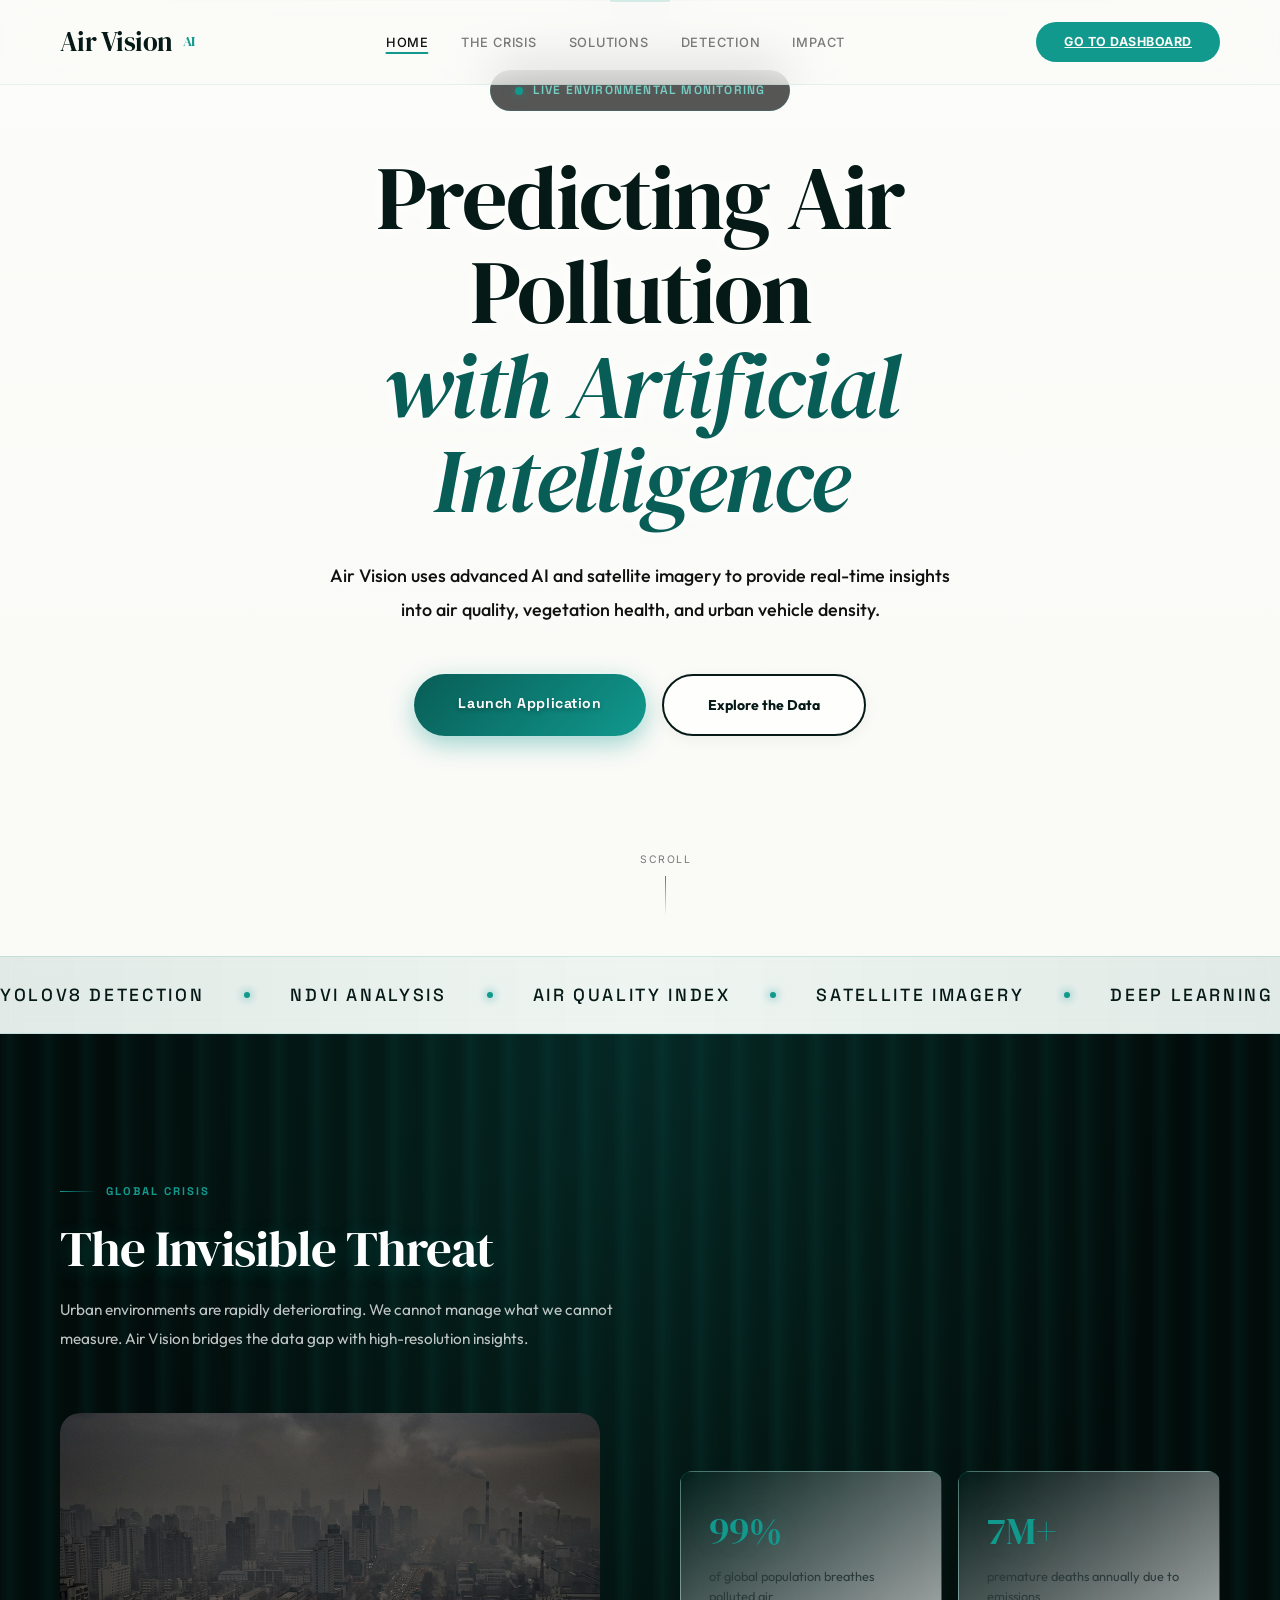
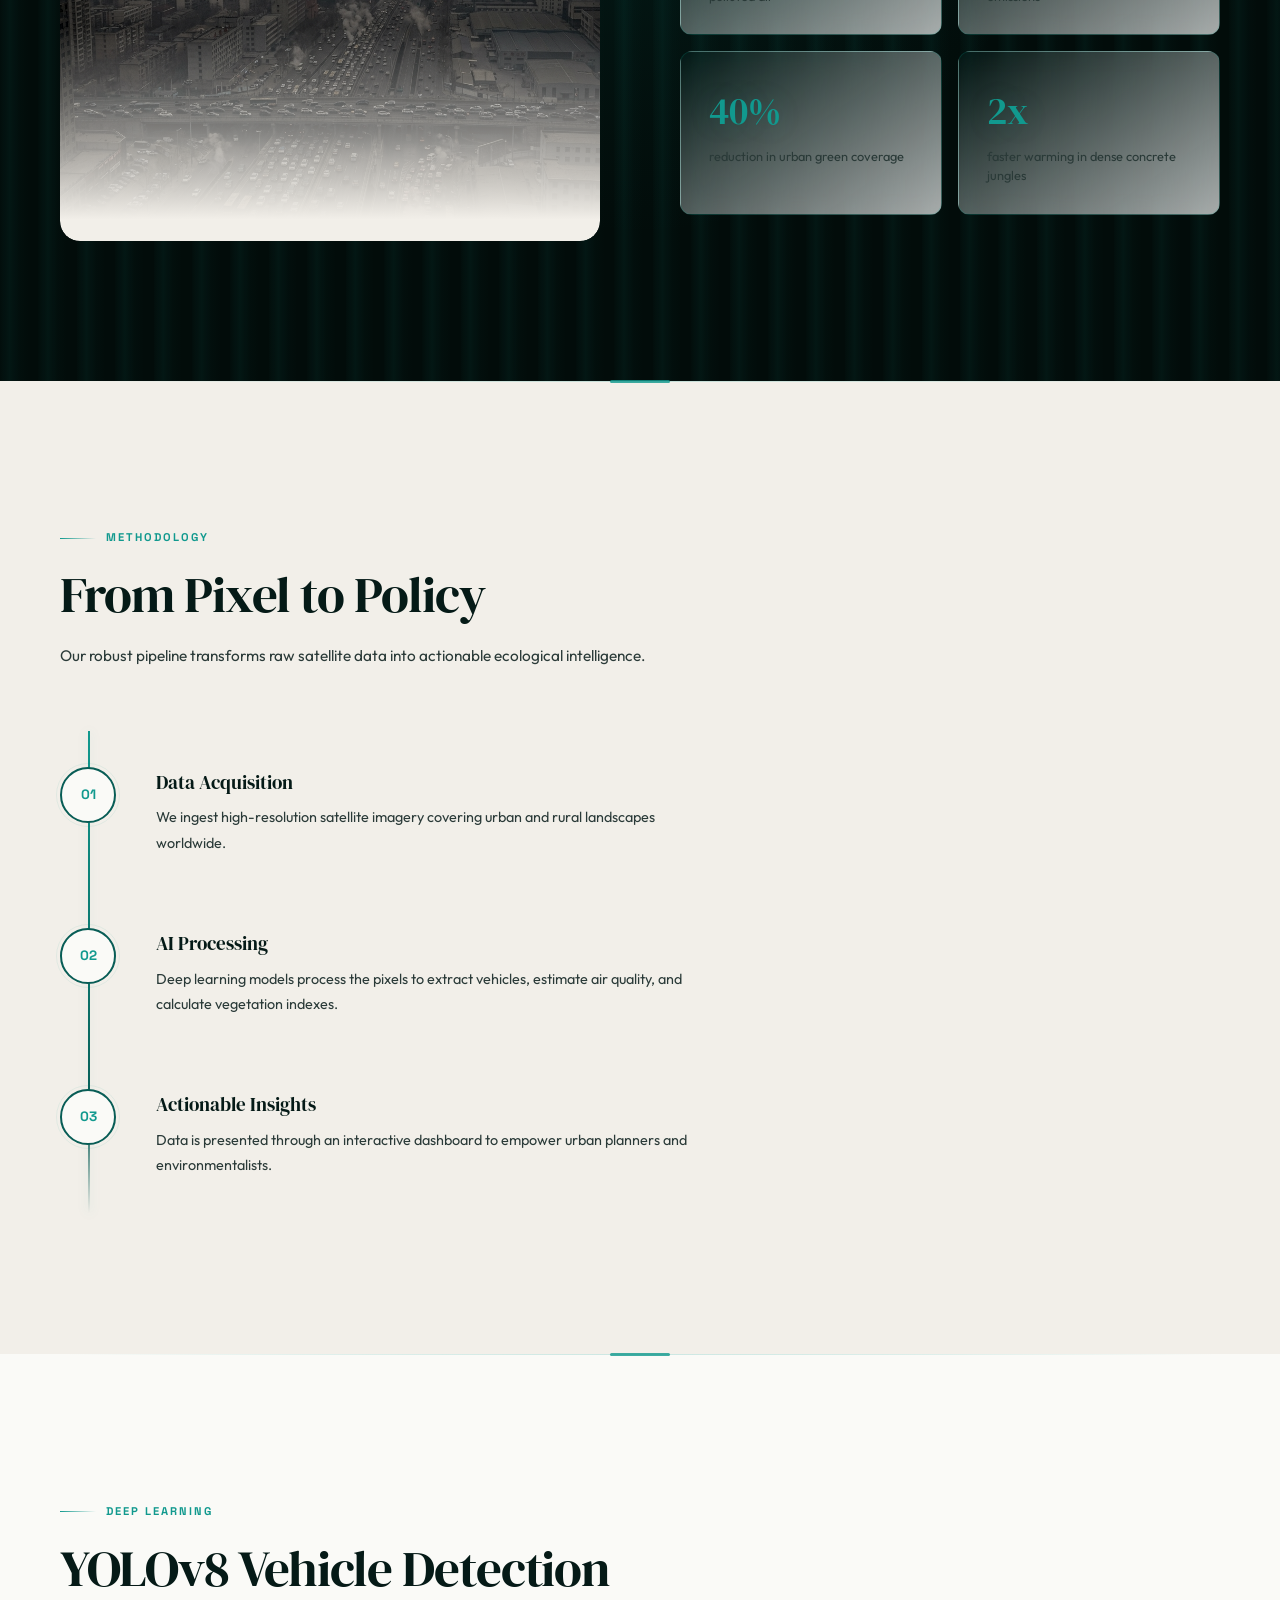
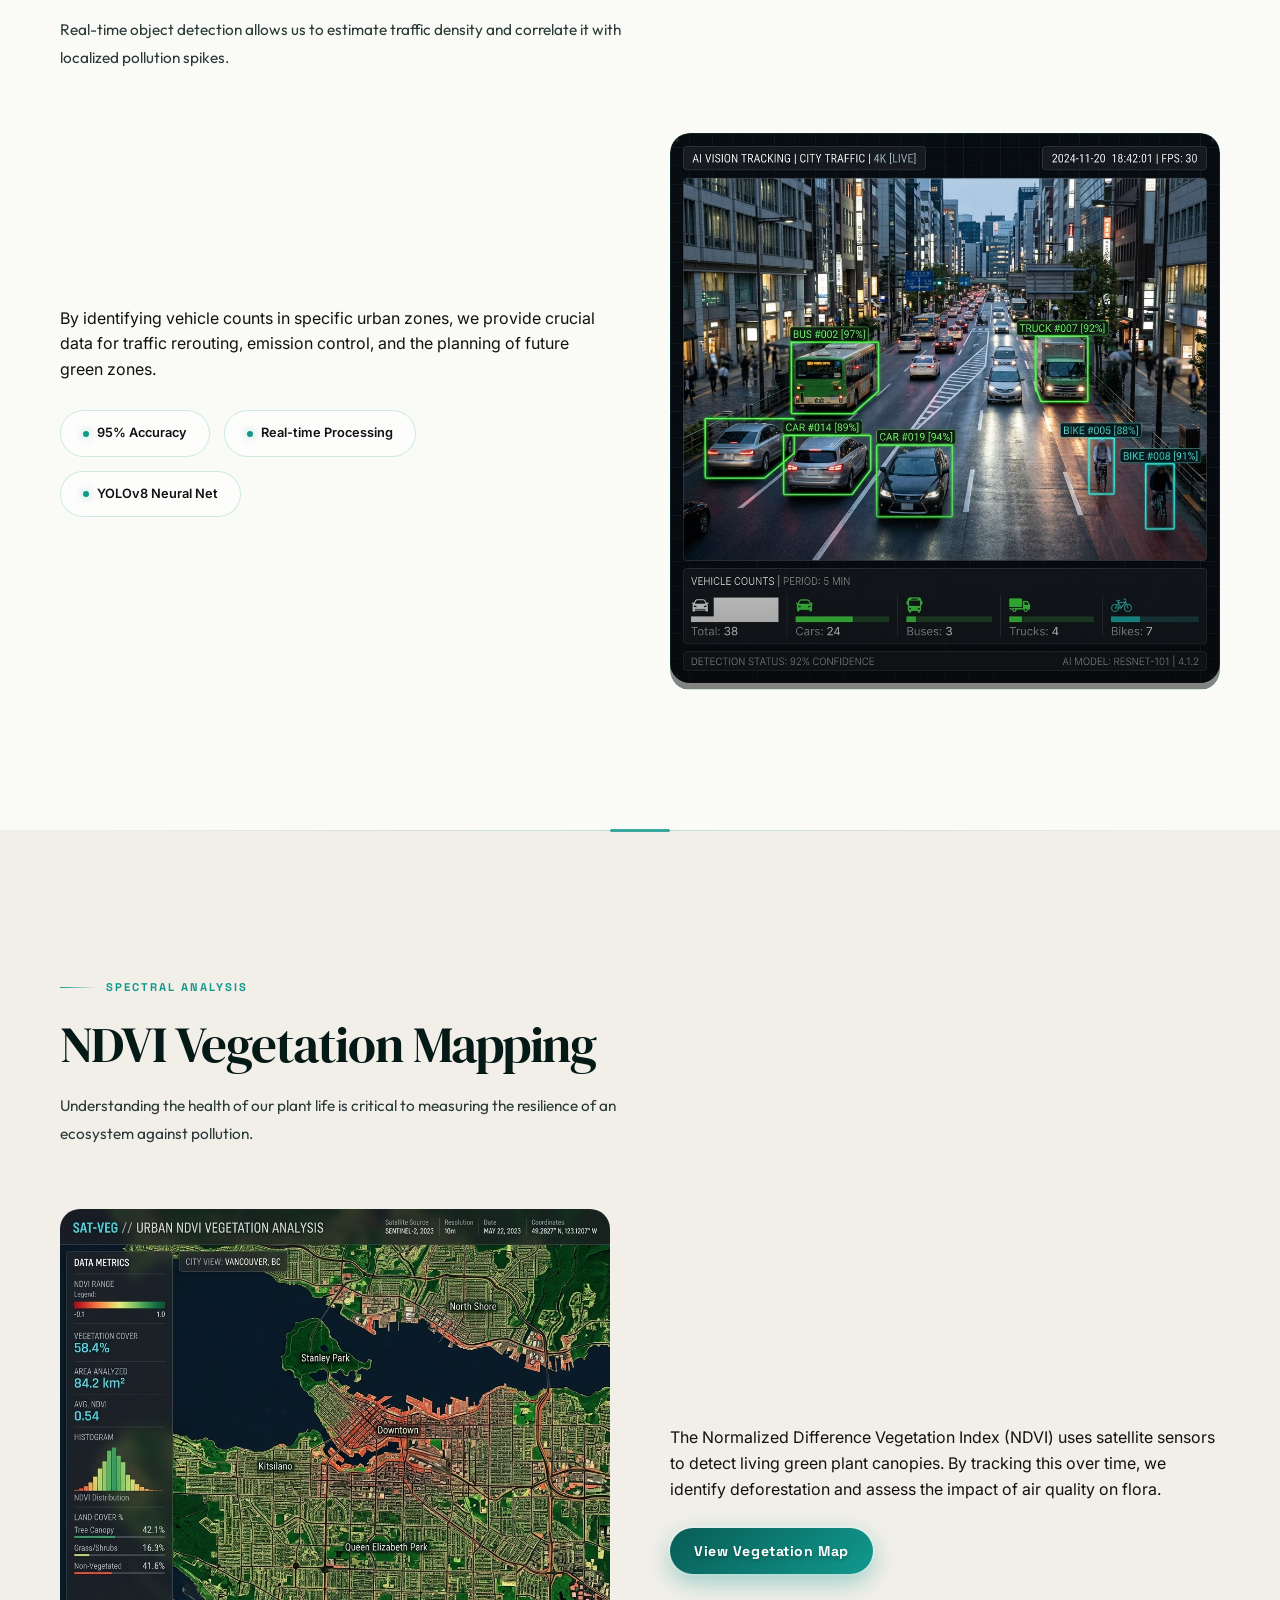
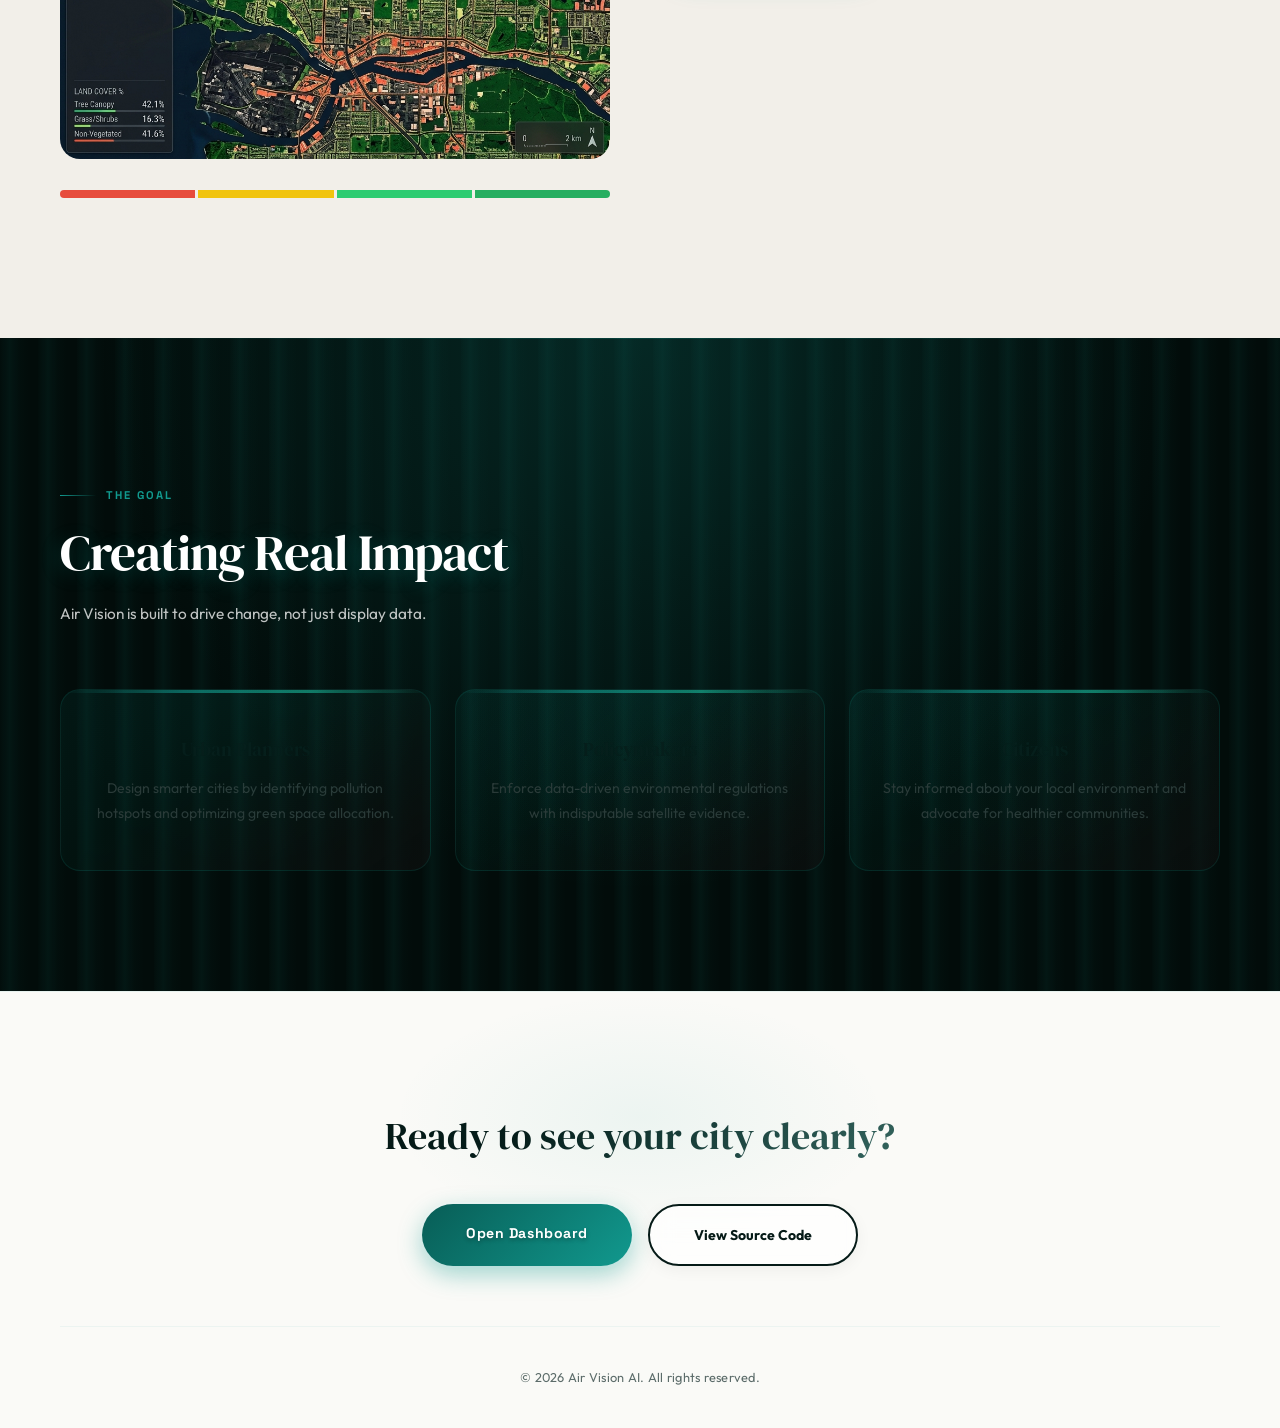
<file: index.html>
<!DOCTYPE html>
<html lang="en">
<head>
  <meta charset="UTF-8">
  <meta name="viewport" content="width=device-width, initial-scale=1.0">
  <title>Air Vision — Intelligent Environmental Analysis</title>
  <meta name="description" content="AI-powered insights for urban air quality, vegetation indexing, and vehicle detection using state-of-the-art satellite imagery and deep learning.">
  <link rel="stylesheet" href="styles.css">
  <script src="script.js" defer></script>
</head>
<body>

  <!-- Navigation -->
  <nav class="nav">
    <div class="nav-logo">
      Air Vision <sup>AI</sup>
    </div>
    <ul class="nav-links">
      <li><a href="#home" class="active">Home</a></li>
      <li><a href="#problem">The Crisis</a></li>
      <li><a href="#solution">Solutions</a></li>
      <li><a href="#yolo">Detection</a></li>
      <li><a href="#impact">Impact</a></li>
    </ul>
    <a href="dashboard.html" class="nav-cta">Go to Dashboard</a>
  </nav>

  <!-- Hero Section -->
  <section id="home" class="hero">
    <div class="hero-video-wrap">
      <video id="heroVideo" class="hero-video" loop muted autoplay playsinline style="opacity: 0.8 !important;" poster="https://images.unsplash.com/photo-1448375240586-882707db888b?q=80&w=1000&auto=format&fit=crop">
        <source src="https://assets.mixkit.co/videos/preview/mixkit-drone-shot-over-a-forest-1191-large.mp4" type="video/mp4">
        <source src="https://assets.mixkit.co/videos/preview/mixkit-forest-stream-in-the-sunlight-529-large.mp4" type="video/mp4">
        <source src="https://assets.mixkit.co/videos/preview/mixkit-tree-branches-in-the-breeze-1188-large.mp4" type="video/mp4">
      </video>
      <div class="hero-video-gradient"></div>
    </div>
    
    <div class="hero-content anim-fade-rise">
      <div class="hero-badge">
        <span class="pulse"></span> Live Environmental Monitoring
      </div>
      <h1>Predicting Air Pollution<br><em>with Artificial Intelligence</em></h1>
      <p class="anim-fade-rise-d1">Air Vision uses advanced AI and satellite imagery to provide real-time insights into air quality, vegetation health, and urban vehicle density.</p>
      
      <div class="hero-buttons anim-fade-rise-d2">
        <a href="dashboard.html" class="btn-primary"><span>Launch Application</span></a>
        <a href="#problem" class="btn-secondary">Explore the Data</a>
      </div>
    </div>

    <div class="hero-scroll-indicator anim-fade-rise-d3">
      <span>Scroll</span>
      <div class="scroll-line"></div>
    </div>
  </section>

  <!-- Sliding Marquee -->
  <div class="marquee-container">
    <div class="marquee-content">
      <div class="marquee-item">YOLOv8 Detection</div>
      <div class="marquee-item">NDVI Analysis</div>
      <div class="marquee-item">Air Quality Index</div>
      <div class="marquee-item">Satellite Imagery</div>
      <div class="marquee-item">Deep Learning</div>
      <div class="marquee-item">Urban Planning</div>
      <div class="marquee-item">YOLOv8 Detection</div>
      <div class="marquee-item">NDVI Analysis</div>
      <div class="marquee-item">Air Quality Index</div>
    </div>
  </div>

  <!-- The Problem Section -->
  <section id="problem" class="problem deccan-bg">
    <div class="section-label"><div class="line"></div> Global Crisis</div>
    <h2 class="section-title">The Invisible Threat</h2>
    <p class="section-subtitle">Urban environments are rapidly deteriorating. We cannot manage what we cannot measure. Air Vision bridges the data gap with high-resolution insights.</p>
    
    <div class="problem-grid">
      <div class="problem-image reveal">
        <img src="assets/images/polluted-city.png" alt="Polluted City" onerror="this.src='https://images.unsplash.com/photo-1502014822147-1aedfb0676e0?q=80&w=1000&auto=format&fit=crop'">
      </div>
      <div class="problem-stats reveal">
        <div class="stat-cards">
          <div class="stat-card">
            <div class="stat-value" data-target="99" data-suffix="%">0%</div>
            <div class="stat-label">of global population breathes polluted air</div>
          </div>
          <div class="stat-card">
            <div class="stat-value" data-target="7" data-suffix="M+">0</div>
            <div class="stat-label">premature deaths annually due to emissions</div>
          </div>
          <div class="stat-card">
            <div class="stat-value" data-target="40" data-suffix="%">0%</div>
            <div class="stat-label">reduction in urban green coverage</div>
          </div>
          <div class="stat-card">
            <div class="stat-value" data-target="2.5" data-suffix="x">0</div>
            <div class="stat-label">faster warming in dense concrete jungles</div>
          </div>
        </div>
      </div>
    </div>
  </section>

  <!-- How it Works Section -->
  <section id="how-it-works" class="how-it-works">
    <div class="section-label"><div class="line"></div> Methodology</div>
    <h2 class="section-title">From Pixel to Policy</h2>
    <p class="section-subtitle">Our robust pipeline transforms raw satellite data into actionable ecological intelligence.</p>

    <div class="pipeline">
      <div class="pipeline-step">
        <div class="step-number">01</div>
        <div class="step-content">
          <h3>Data Acquisition</h3>
          <p>We ingest high-resolution satellite imagery covering urban and rural landscapes worldwide.</p>
        </div>
      </div>
      <div class="pipeline-step">
        <div class="step-number">02</div>
        <div class="step-content">
          <h3>AI Processing</h3>
          <p>Deep learning models process the pixels to extract vehicles, estimate air quality, and calculate vegetation indexes.</p>
        </div>
      </div>
      <div class="pipeline-step">
        <div class="step-number">03</div>
        <div class="step-content">
          <h3>Actionable Insights</h3>
          <p>Data is presented through an interactive dashboard to empower urban planners and environmentalists.</p>
        </div>
      </div>
    </div>
  </section>

  <!-- YOLO Detection Section -->
  <section id="yolo" class="yolo">
    <div class="section-label"><div class="line"></div> Deep Learning</div>
    <h2 class="section-title">YOLOv8 Vehicle Detection</h2>
    <p class="section-subtitle">Real-time object detection allows us to estimate traffic density and correlate it with localized pollution spikes.</p>

    <div class="yolo-grid">
      <div class="yolo-info reveal">
        <p>By identifying vehicle counts in specific urban zones, we provide crucial data for traffic rerouting, emission control, and the planning of future green zones.</p>
        <div class="yolo-metrics">
          <div class="metric-badge"><span class="dot"></span> 95% Accuracy</div>
          <div class="metric-badge"><span class="dot"></span> Real-time Processing</div>
          <div class="metric-badge"><span class="dot"></span> YOLOv8 Neural Net</div>
        </div>
      </div>
      <div class="yolo-visual reveal">
        <img src="assets/images/yolo-detection.png" alt="YOLO Vehicle Detection" onerror="this.src='https://images.unsplash.com/photo-1506521781263-d8422e82f27a?q=80&w=1000&auto=format&fit=crop'">
        <div class="detection-overlay"></div>
      </div>
    </div>
  </section>

  <!-- NDVI Section -->
  <section id="ndvi" class="ndvi">
    <div class="section-label"><div class="line"></div> Spectral Analysis</div>
    <h2 class="section-title">NDVI Vegetation Mapping</h2>
    <p class="section-subtitle">Understanding the health of our plant life is critical to measuring the resilience of an ecosystem against pollution.</p>

    <div class="ndvi-grid">
      <div class="ndvi-visual reveal">
        <img src="assets/images/ndvi-satellite.png" alt="NDVI Satellite Image" onerror="this.src='https://images.unsplash.com/photo-1542361345-89e58247f2d5?q=80&w=1000&auto=format&fit=crop'">
        <div class="ndvi-scale">
          <span style="background: #e74c3c;"></span>
          <span style="background: #f1c40f;"></span>
          <span style="background: #2ecc71;"></span>
          <span style="background: #27ae60;"></span>
        </div>
      </div>
      <div class="ndvi-info reveal">
        <p>The Normalized Difference Vegetation Index (NDVI) uses satellite sensors to detect living green plant canopies. By tracking this over time, we identify deforestation and assess the impact of air quality on flora.</p>
        <br>
        <a href="vegetation.html" class="btn-primary" style="padding: 12px 24px;"><span>View Vegetation Map</span></a>
      </div>
    </div>
  </section>

  <!-- Impact Section -->
  <section id="impact" class="impact deccan-bg">
    <div class="section-label"><div class="line"></div> The Goal</div>
    <h2 class="section-title">Creating Real Impact</h2>
    <p class="section-subtitle">Air Vision is built to drive change, not just display data.</p>

    <div class="impact-grid">
      <div class="impact-card impact-card-slide">
        <h3>Urban Planners</h3>
        <p>Design smarter cities by identifying pollution hotspots and optimizing green space allocation.</p>
      </div>
      <div class="impact-card impact-card-slide">
        <h3>Policymakers</h3>
        <p>Enforce data-driven environmental regulations with indisputable satellite evidence.</p>
      </div>
      <div class="impact-card impact-card-slide">
        <h3>Citizens</h3>
        <p>Stay informed about your local environment and advocate for healthier communities.</p>
      </div>
    </div>
  </section>

  <!-- Footer -->
  <footer class="footer">
    <h2 class="footer-message">Ready to see your city clearly?</h2>
    <div class="footer-buttons">
      <a href="dashboard.html" class="btn-primary"><span>Open Dashboard</span></a>
      <a href="https://github.com/dishan775/Air-vision" class="btn-secondary">View Source Code</a>
    </div>
    <div class="footer-bottom">
      &copy; 2026 Air Vision AI. All rights reserved.
    </div>
  </footer>

</body>
</html>
</file>
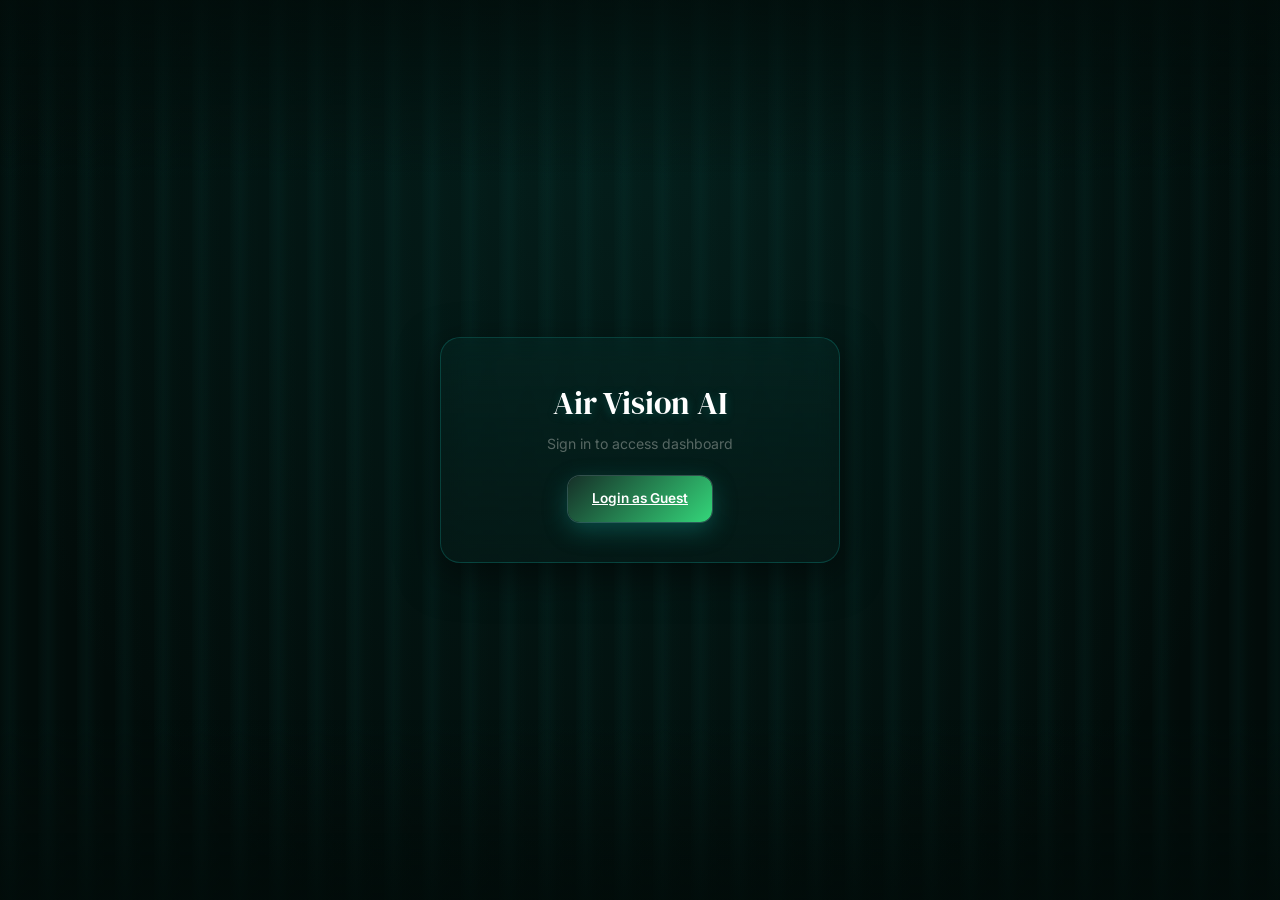
<file: auth.html>
<!DOCTYPE html>
<html lang="en">
<head>
  <meta charset="UTF-8">
  <title>Air Vision - Login</title>
  <link rel="stylesheet" href="dashboard.css">
  <style>
    body { display: flex; justify-content: center; align-items: center; min-height: 100vh; }
    .auth-box { padding: 40px; width: 400px; text-align: center; }
  </style>
</head>
<body>
  <div class="glass-card auth-box">
    <h1 class="page-title">Air Vision AI</h1>
    <p class="page-desc" style="margin-bottom: 20px;">Sign in to access dashboard</p>
    <a href="dashboard.html" class="btn btn-primary">Login as Guest</a>
  </div>
</body>
</html>
</file>
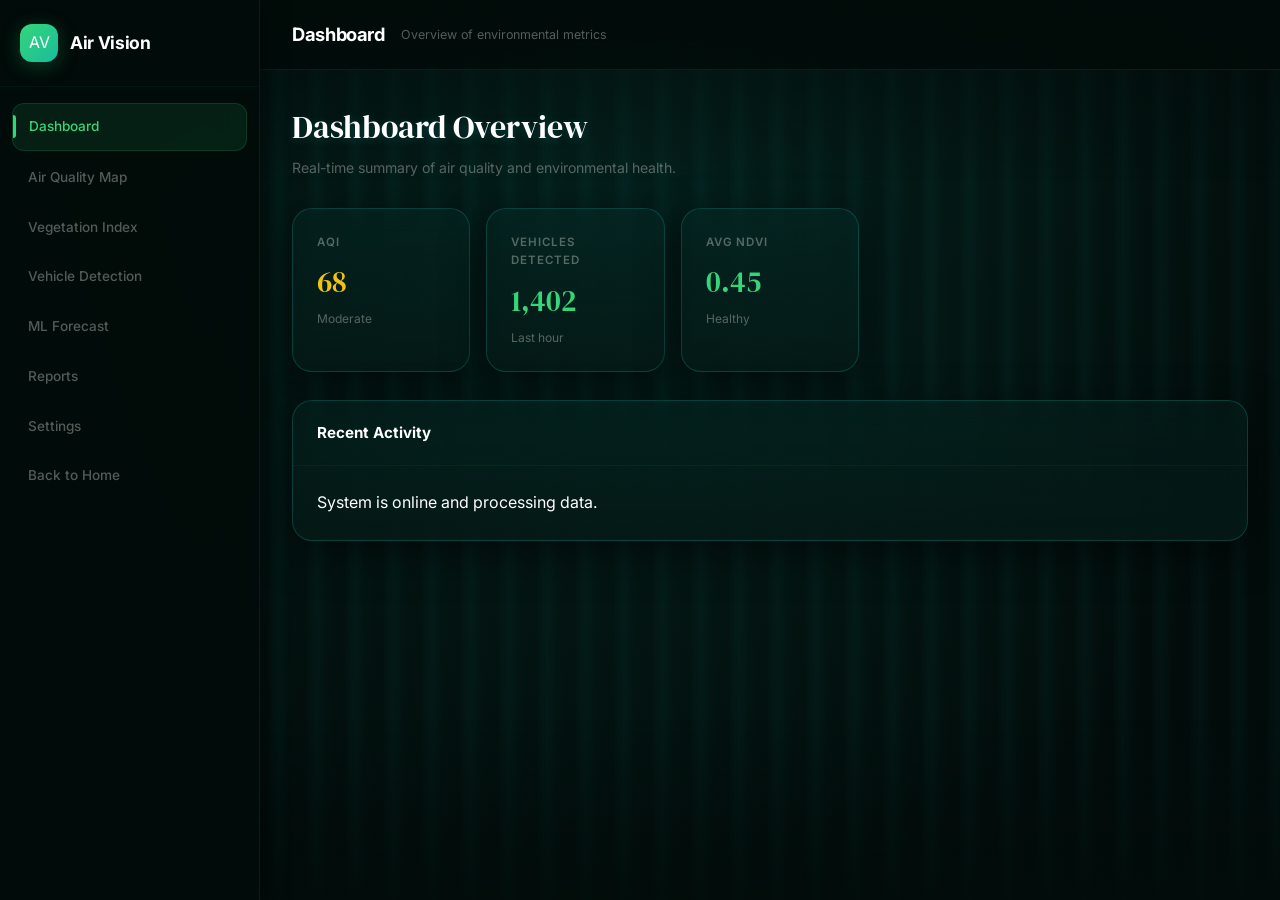
<file: dashboard.html>
<!DOCTYPE html>
<html lang="en">
<head>
  <meta charset="UTF-8">
  <title>Air Vision - Dashboard</title>
  <link rel="stylesheet" href="dashboard.css">
  <script src="dashboard.js" defer></script>
</head>
<body>
  <div class="sidebar">
    <div class="sidebar-header">
      <div class="sidebar-logo">AV</div>
      <div class="sidebar-brand">Air Vision</div>
    </div>
    <div class="sidebar-nav">
      <a href="dashboard.html" class="active">Dashboard</a>
      <a href="map.html">Air Quality Map</a>
      <a href="vegetation.html">Vegetation Index</a>
      <a href="vehicle-detection.html">Vehicle Detection</a>
      <a href="ml-predictions.html">ML Forecast</a>
      <a href="reports.html">Reports</a>
      <a href="settings.html">Settings</a>
      <a href="index.html">Back to Home</a>
    </div>
  </div>
  <div class="topbar">
    <div class="topbar-left">
      <div class="topbar-title">Dashboard</div>
      <div class="topbar-subtitle">Overview of environmental metrics</div>
    </div>
  </div>
  <div class="main-content">
    <div class="page-header">
      <h1 class="page-title">Dashboard Overview</h1>
      <p class="page-desc">Real-time summary of air quality and environmental health.</p>
    </div>
    <div class="metrics-grid">
      <div class="metric-card aqi-moderate">
        <div class="metric-label">AQI</div>
        <div class="metric-value">68</div>
        <div class="metric-unit">Moderate</div>
      </div>
      <div class="metric-card">
        <div class="metric-label">Vehicles Detected</div>
        <div class="metric-value">1,402</div>
        <div class="metric-unit">Last hour</div>
      </div>
      <div class="metric-card">
        <div class="metric-label">Avg NDVI</div>
        <div class="metric-value">0.45</div>
        <div class="metric-unit">Healthy</div>
      </div>
    </div>
    <div class="glass-card">
      <div class="card-header"><h2 class="card-title">Recent Activity</h2></div>
      <div class="card-body"><p>System is online and processing data.</p></div>
    </div>
  </div>
</body>
</html>
</file>
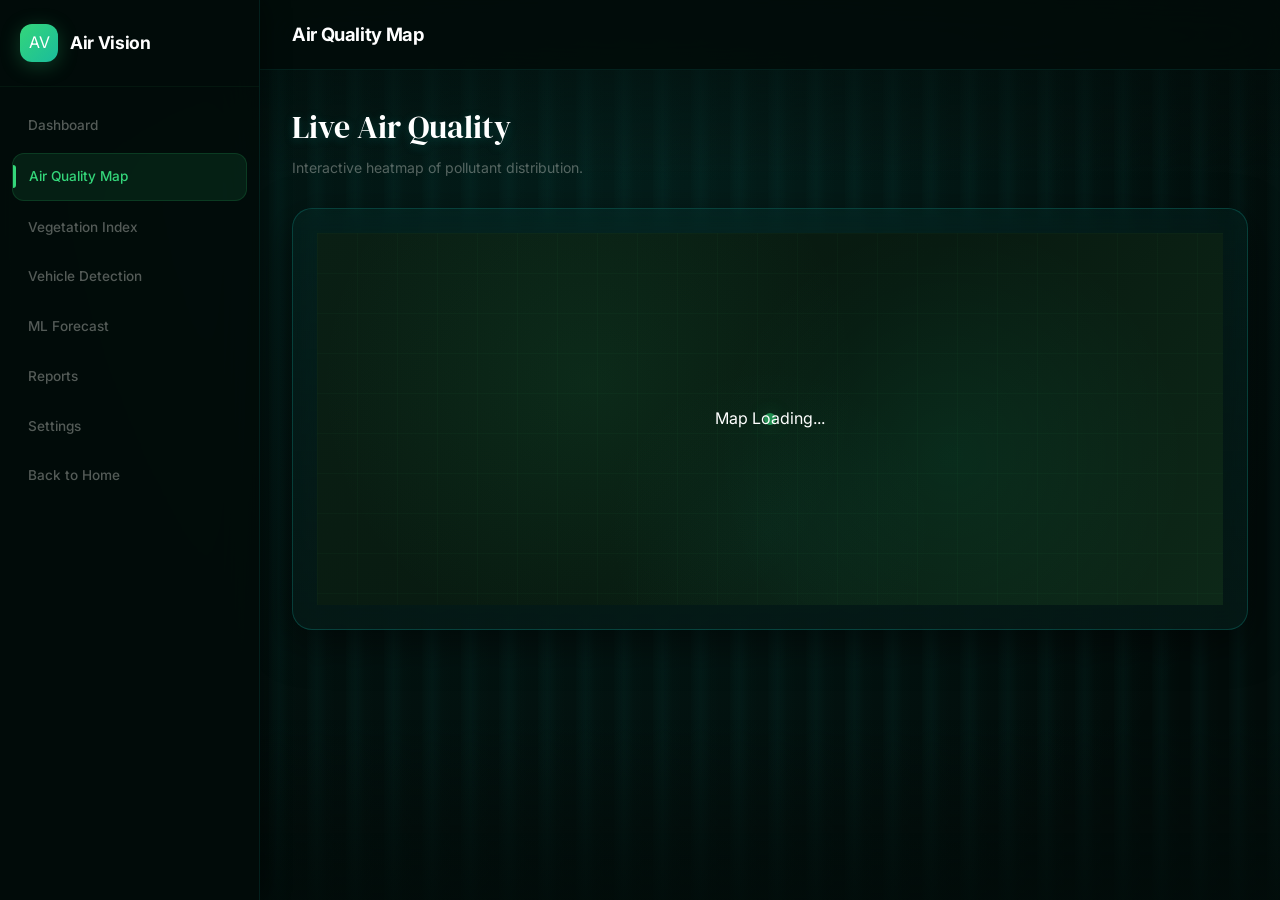
<file: map.html>
<!DOCTYPE html>
<html lang="en">
<head>
  <meta charset="UTF-8">
  <title>Air Vision - Air Quality Map</title>
  <link rel="stylesheet" href="dashboard.css">
  <script src="dashboard.js" defer></script>
</head>
<body>
  <div class="sidebar">
    <div class="sidebar-header">
      <div class="sidebar-logo">AV</div>
      <div class="sidebar-brand">Air Vision</div>
    </div>
    <div class="sidebar-nav">
      <a href="dashboard.html">Dashboard</a>
      <a href="map.html" class="active">Air Quality Map</a>
      <a href="vegetation.html">Vegetation Index</a>
      <a href="vehicle-detection.html">Vehicle Detection</a>
      <a href="ml-predictions.html">ML Forecast</a>
      <a href="reports.html">Reports</a>
      <a href="settings.html">Settings</a>
      <a href="index.html">Back to Home</a>
    </div>
  </div>
  <div class="topbar">
    <div class="topbar-left">
      <div class="topbar-title">Air Quality Map</div>
    </div>
  </div>
  <div class="main-content">
    <div class="page-header">
      <h1 class="page-title">Live Air Quality</h1>
      <p class="page-desc">Interactive heatmap of pollutant distribution.</p>
    </div>
    <div class="glass-card">
      <div class="card-body map-container">
        <div class="map-placeholder">
          <div class="map-grid"></div>
          <div class="map-dot"></div>
          <p style="z-index: 2; position: relative;">Map Loading...</p>
        </div>
      </div>
    </div>
  </div>
</body>
</html>
</file>
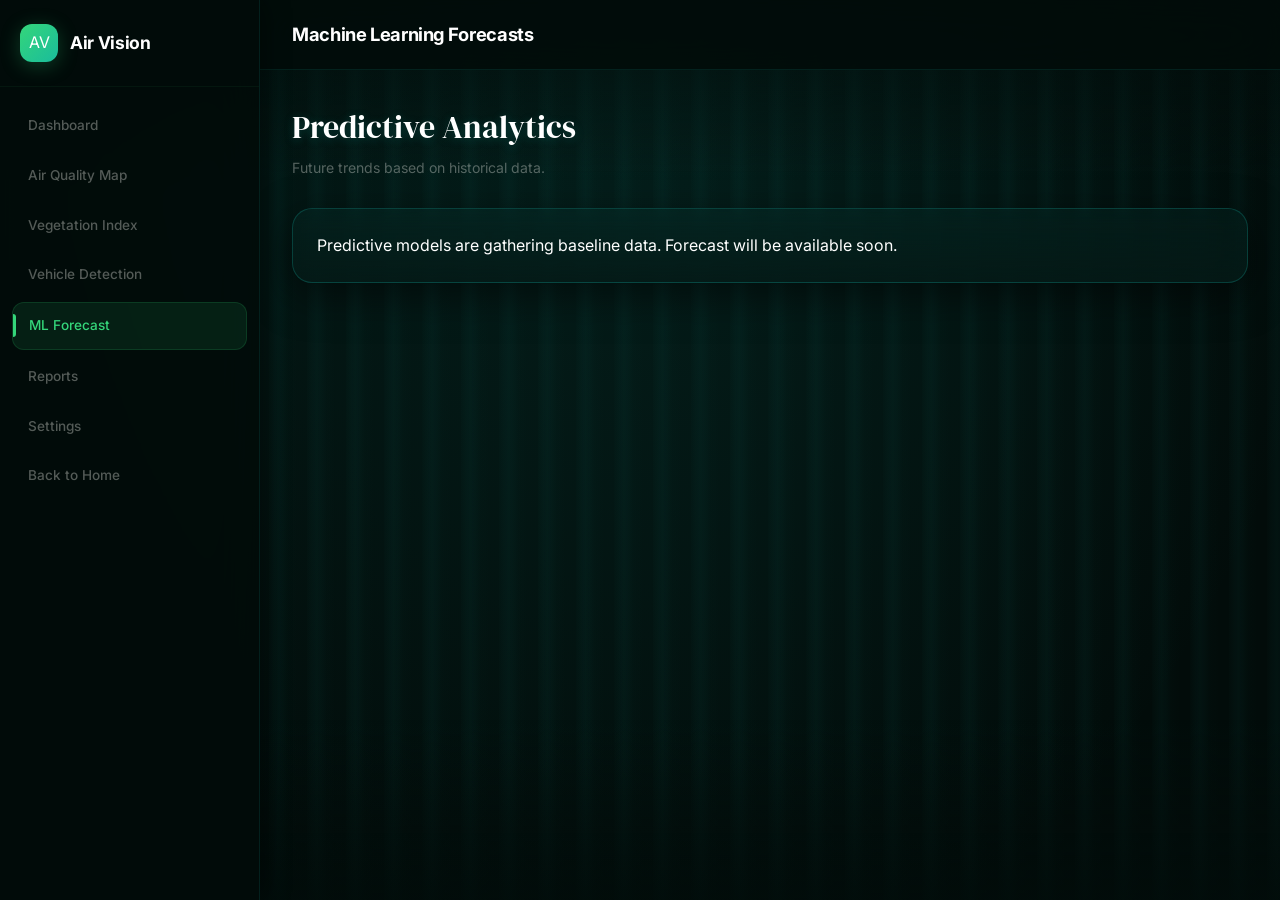
<file: ml-predictions.html>
<!DOCTYPE html>
<html lang="en">
<head>
  <meta charset="UTF-8">
  <title>Air Vision - ML Forecast</title>
  <link rel="stylesheet" href="dashboard.css">
</head>
<body>
  <div class="sidebar">
    <div class="sidebar-header">
      <div class="sidebar-logo">AV</div>
      <div class="sidebar-brand">Air Vision</div>
    </div>
    <div class="sidebar-nav">
      <a href="dashboard.html">Dashboard</a>
      <a href="map.html">Air Quality Map</a>
      <a href="vegetation.html">Vegetation Index</a>
      <a href="vehicle-detection.html">Vehicle Detection</a>
      <a href="ml-predictions.html" class="active">ML Forecast</a>
      <a href="reports.html">Reports</a>
      <a href="settings.html">Settings</a>
      <a href="index.html">Back to Home</a>
    </div>
  </div>
  <div class="topbar">
    <div class="topbar-left"><div class="topbar-title">Machine Learning Forecasts</div></div>
  </div>
  <div class="main-content">
    <div class="page-header">
      <h1 class="page-title">Predictive Analytics</h1>
      <p class="page-desc">Future trends based on historical data.</p>
    </div>
    <div class="glass-card"><div class="card-body"><p>Predictive models are gathering baseline data. Forecast will be available soon.</p></div></div>
  </div>
</body>
</html>
</file>
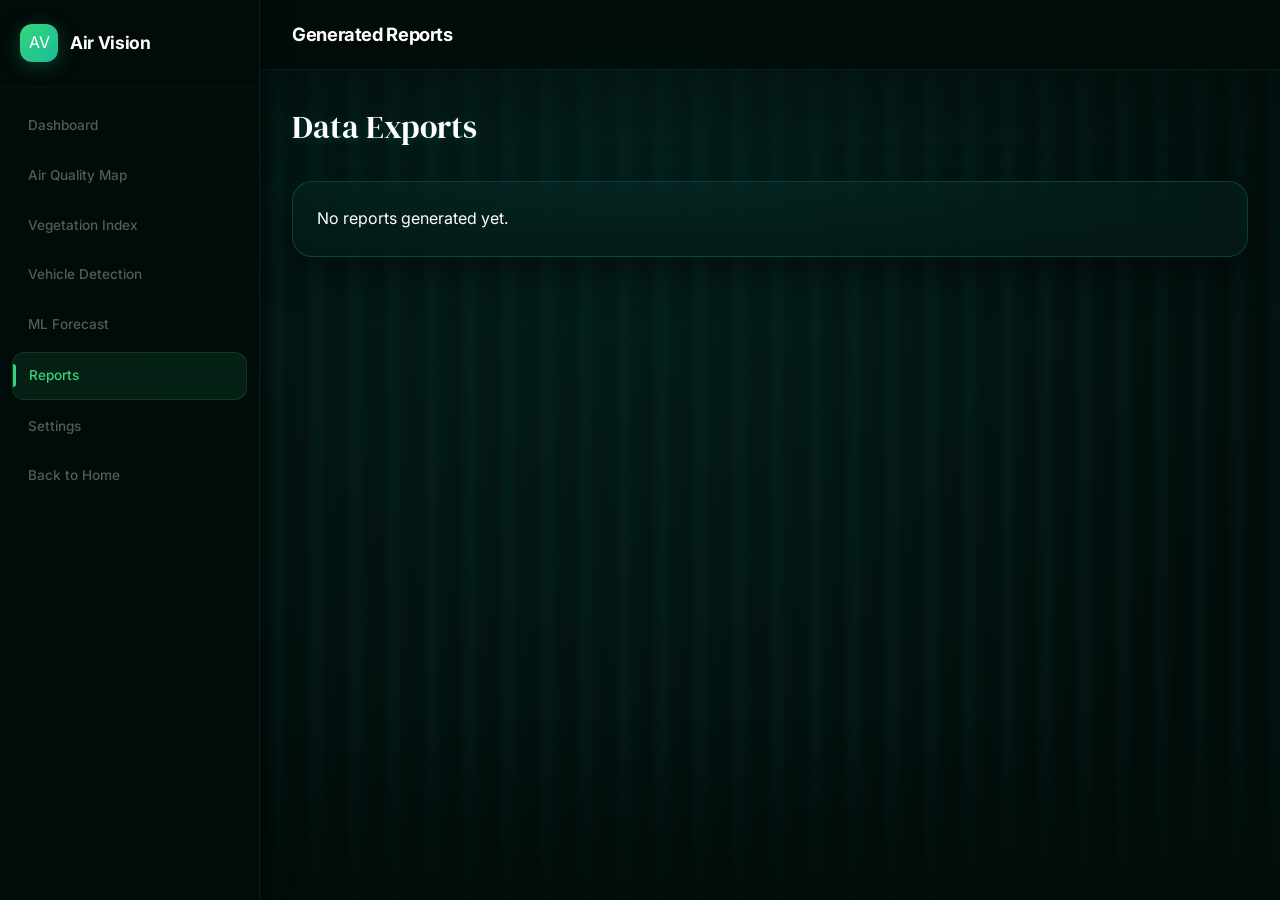
<file: reports.html>
<!DOCTYPE html>
<html lang="en">
<head>
  <meta charset="UTF-8">
  <title>Air Vision - Reports</title>
  <link rel="stylesheet" href="dashboard.css">
</head>
<body>
  <div class="sidebar">
    <div class="sidebar-header">
      <div class="sidebar-logo">AV</div>
      <div class="sidebar-brand">Air Vision</div>
    </div>
    <div class="sidebar-nav">
      <a href="dashboard.html">Dashboard</a>
      <a href="map.html">Air Quality Map</a>
      <a href="vegetation.html">Vegetation Index</a>
      <a href="vehicle-detection.html">Vehicle Detection</a>
      <a href="ml-predictions.html">ML Forecast</a>
      <a href="reports.html" class="active">Reports</a>
      <a href="settings.html">Settings</a>
      <a href="index.html">Back to Home</a>
    </div>
  </div>
  <div class="topbar">
    <div class="topbar-left"><div class="topbar-title">Generated Reports</div></div>
  </div>
  <div class="main-content">
    <div class="page-header">
      <h1 class="page-title">Data Exports</h1>
    </div>
    <div class="glass-card"><div class="card-body"><p>No reports generated yet.</p></div></div>
  </div>
</body>
</html>
</file>
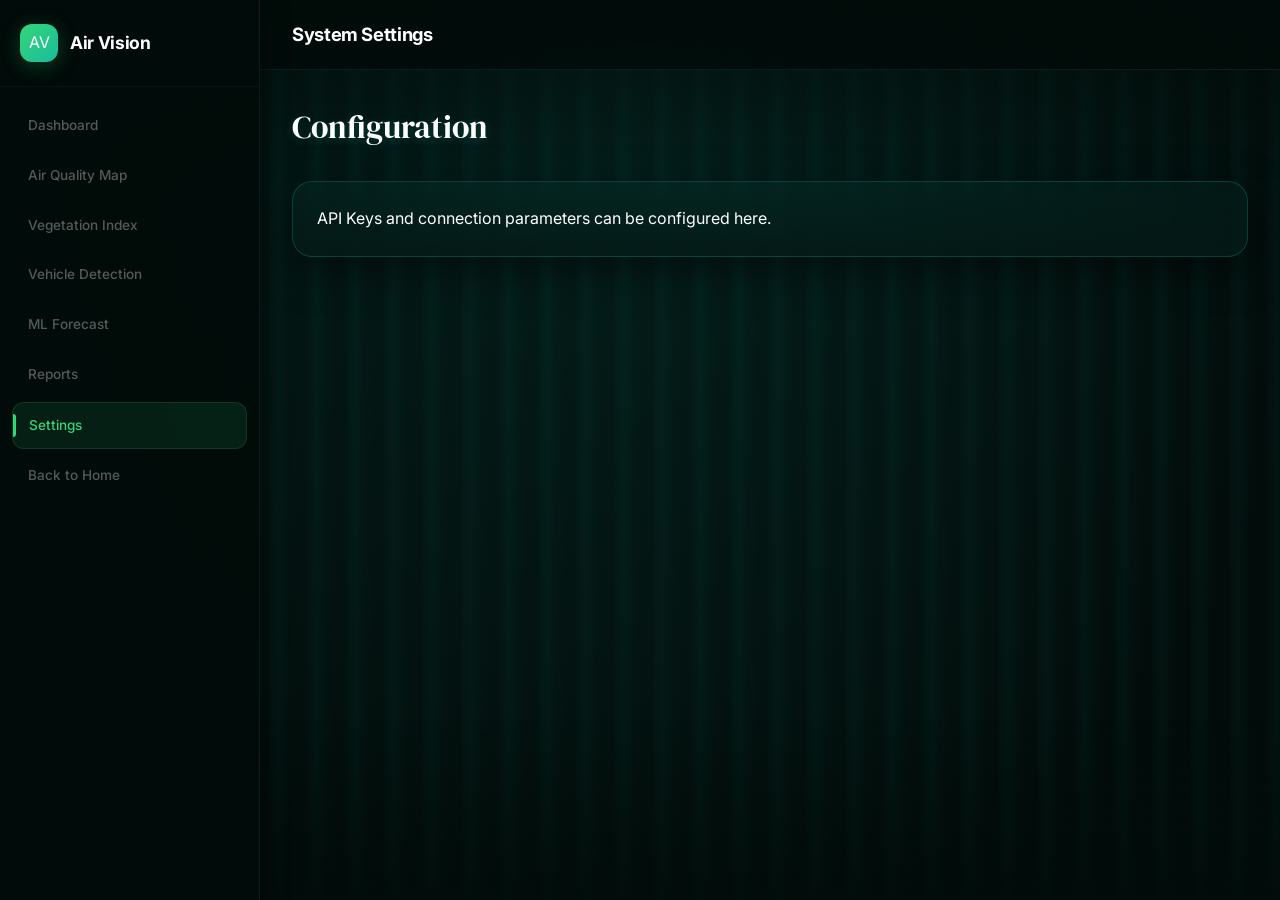
<file: settings.html>
<!DOCTYPE html>
<html lang="en">
<head>
  <meta charset="UTF-8">
  <title>Air Vision - Settings</title>
  <link rel="stylesheet" href="dashboard.css">
</head>
<body>
  <div class="sidebar">
    <div class="sidebar-header">
      <div class="sidebar-logo">AV</div>
      <div class="sidebar-brand">Air Vision</div>
    </div>
    <div class="sidebar-nav">
      <a href="dashboard.html">Dashboard</a>
      <a href="map.html">Air Quality Map</a>
      <a href="vegetation.html">Vegetation Index</a>
      <a href="vehicle-detection.html">Vehicle Detection</a>
      <a href="ml-predictions.html">ML Forecast</a>
      <a href="reports.html">Reports</a>
      <a href="settings.html" class="active">Settings</a>
      <a href="index.html">Back to Home</a>
    </div>
  </div>
  <div class="topbar">
    <div class="topbar-left"><div class="topbar-title">System Settings</div></div>
  </div>
  <div class="main-content">
    <div class="page-header"><h1 class="page-title">Configuration</h1></div>
    <div class="glass-card"><div class="card-body"><p>API Keys and connection parameters can be configured here.</p></div></div>
  </div>
</body>
</html>
</file>
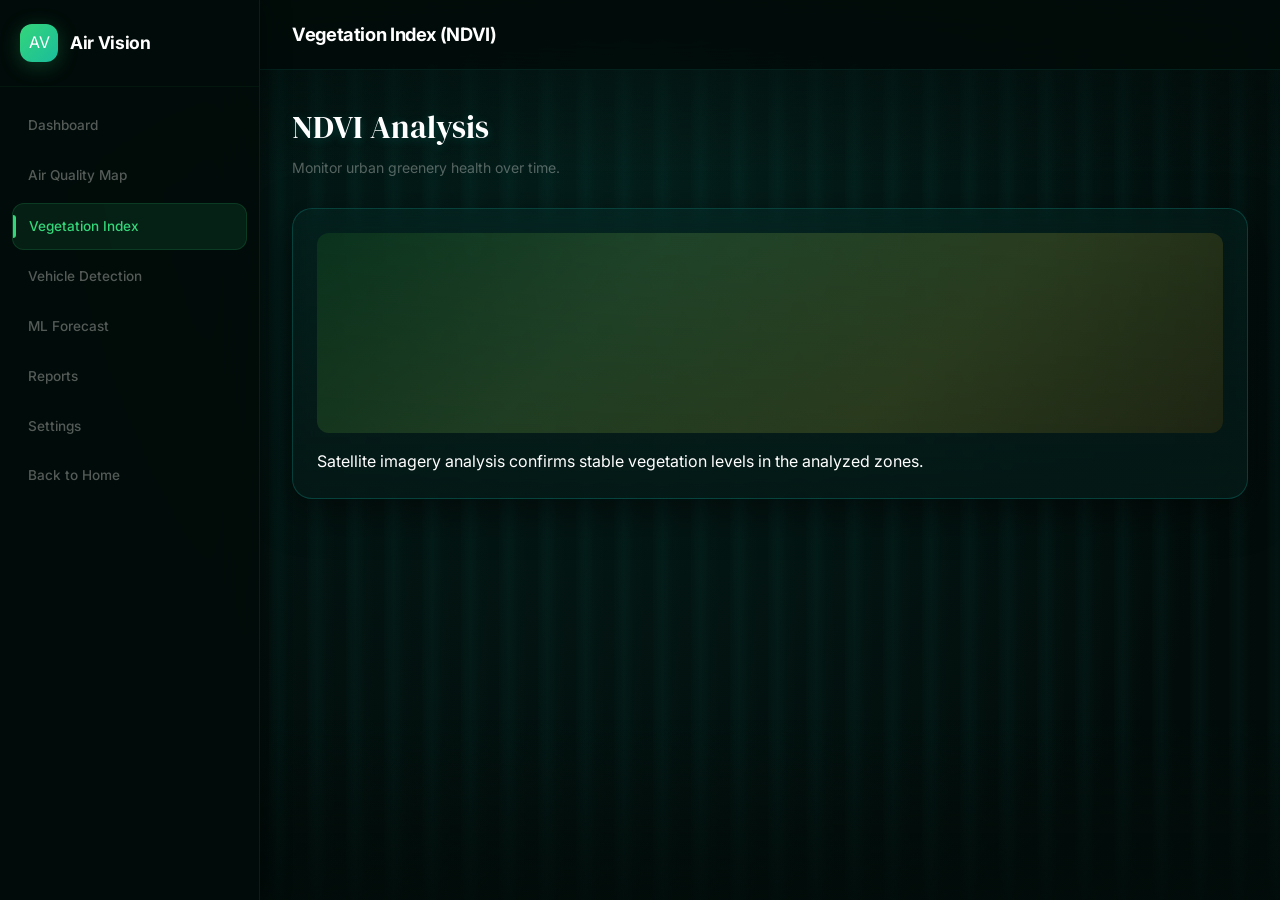
<file: vegetation.html>
<!DOCTYPE html>
<html lang="en">
<head>
  <meta charset="UTF-8">
  <title>Air Vision - Vegetation Index</title>
  <link rel="stylesheet" href="dashboard.css">
  <script src="dashboard.js" defer></script>
</head>
<body>
  <div class="sidebar">
    <div class="sidebar-header">
      <div class="sidebar-logo">AV</div>
      <div class="sidebar-brand">Air Vision</div>
    </div>
    <div class="sidebar-nav">
      <a href="dashboard.html">Dashboard</a>
      <a href="map.html">Air Quality Map</a>
      <a href="vegetation.html" class="active">Vegetation Index</a>
      <a href="vehicle-detection.html">Vehicle Detection</a>
      <a href="ml-predictions.html">ML Forecast</a>
      <a href="reports.html">Reports</a>
      <a href="settings.html">Settings</a>
      <a href="index.html">Back to Home</a>
    </div>
  </div>
  <div class="topbar">
    <div class="topbar-left">
      <div class="topbar-title">Vegetation Index (NDVI)</div>
    </div>
  </div>
  <div class="main-content">
    <div class="page-header">
      <h1 class="page-title">NDVI Analysis</h1>
      <p class="page-desc">Monitor urban greenery health over time.</p>
    </div>
    <div class="glass-card">
      <div class="card-body">
        <div class="ndvi-heatmap"></div>
        <p style="margin-top: 15px;">Satellite imagery analysis confirms stable vegetation levels in the analyzed zones.</p>
      </div>
    </div>
  </div>
</body>
</html>
</file>
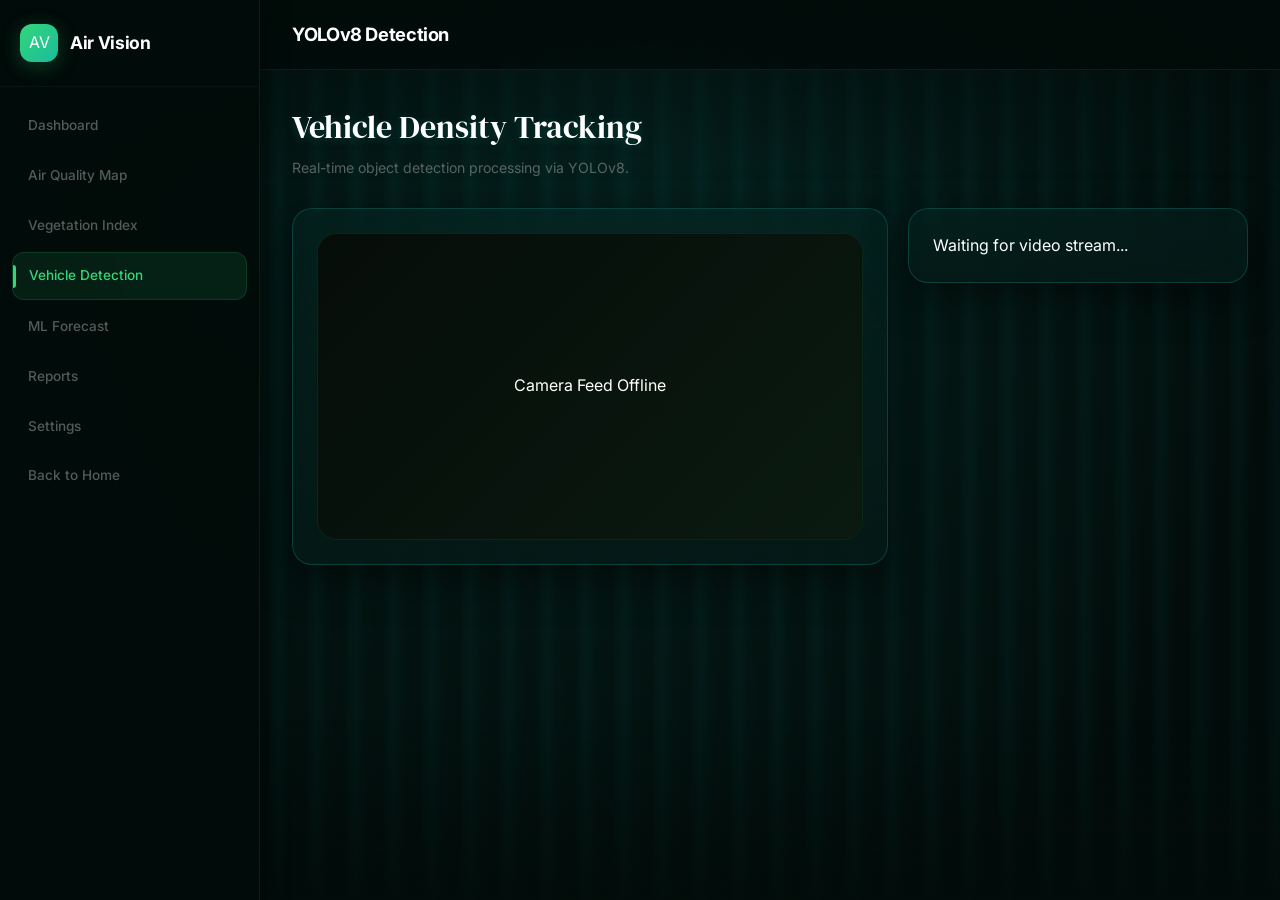
<file: vehicle-detection.html>
<!DOCTYPE html>
<html lang="en">
<head>
  <meta charset="UTF-8">
  <title>Air Vision - Vehicle Detection</title>
  <link rel="stylesheet" href="dashboard.css">
  <script src="dashboard.js" defer></script>
</head>
<body>
  <div class="sidebar">
    <div class="sidebar-header">
      <div class="sidebar-logo">AV</div>
      <div class="sidebar-brand">Air Vision</div>
    </div>
    <div class="sidebar-nav">
      <a href="dashboard.html">Dashboard</a>
      <a href="map.html">Air Quality Map</a>
      <a href="vegetation.html">Vegetation Index</a>
      <a href="vehicle-detection.html" class="active">Vehicle Detection</a>
      <a href="ml-predictions.html">ML Forecast</a>
      <a href="reports.html">Reports</a>
      <a href="settings.html">Settings</a>
      <a href="index.html">Back to Home</a>
    </div>
  </div>
  <div class="topbar">
    <div class="topbar-left">
      <div class="topbar-title">YOLOv8 Detection</div>
    </div>
  </div>
  <div class="main-content">
    <div class="page-header">
      <h1 class="page-title">Vehicle Density Tracking</h1>
      <p class="page-desc">Real-time object detection processing via YOLOv8.</p>
    </div>
    <div class="vd-layout">
      <div class="glass-card">
        <div class="card-body">
          <div class="vd-feed-wrapper">
             <div class="vd-feed-placeholder"><p>Camera Feed Offline</p></div>
          </div>
        </div>
      </div>
      <div class="vd-stats-col">
        <div class="glass-card"><div class="card-body">Waiting for video stream...</div></div>
      </div>
    </div>
  </div>
</body>
</html>
</file>
<file: styles.css>
@import url('https://fonts.googleapis.com/css2?family=Instrument+Serif:ital@0;1&family=Inter:wght@300;400;500;600;700;800;900&family=Space+Grotesk:wght@400;500;600;700&family=DM+Serif+Display:ital@0;1&family=Outfit:wght@300;400;500;600;700&display=swap');

:root {
  --bg: #FAFAF7;
  --bg-section: #F2EFE9;
  --bg-card: rgba(255,255,255,0.7);
  --green-deep: #051a17;
  --green-forest: #085d56;
  --green-emerald: #11998e;
  --green-soft: #1abc9c;
  --green-muted: #16a085;
  --green-light: #76cfc4;
  --green-glow: rgba(17,153,142,0.12);
  --gold: #d4a853;
  --cream: #051a17;
  --cream-muted: #2a3a38;
  --cream-dim: #5c6c6a;
  --white: #111111;
  --white-muted: rgba(17,17,17,0.82);
  --white-dim: rgba(17,17,17,0.55);
  --pure-black: #051a17;
  --glass-bg: rgba(255,255,255,0.65);
  --glass-border: rgba(17,153,142,0.2);
  --glass-hover: rgba(17,153,142,0.4);
  --shadow: 0 8px 32px rgba(0,0,0,0.05);
  --shadow-glow: 0 0 60px rgba(17,153,142,0.06);
  --radius: 20px;
  --radius-sm: 12px;
  --ease: cubic-bezier(0.25,0.46,0.45,0.94);
  --transition: all 0.4s cubic-bezier(0.25,0.46,0.45,0.94);
}

*,*::before,*::after{margin:0;padding:0;box-sizing:border-box}
html{scroll-behavior:smooth;scrollbar-width:thin;scrollbar-color:var(--green-forest) var(--bg)}
body{font-family:'Inter',sans-serif;background:var(--bg);color:var(--white);overflow-x:hidden;line-height:1.6;-webkit-font-smoothing:antialiased}
::-webkit-scrollbar{width:5px}
::-webkit-scrollbar-track{background:var(--bg)}
::-webkit-scrollbar-thumb{background:var(--green-forest);border-radius:3px}
::-webkit-scrollbar-thumb:hover{background:var(--green-emerald)}

/* ═══ ANIMATIONS ═══ */
@keyframes fadeRise{from{opacity:0;transform:translateY(24px)}to{opacity:1;transform:translateY(0)}}
@keyframes pulse{0%,100%{opacity:1;box-shadow:0 0 4px rgba(52,214,122,0.5)}50%{opacity:.7;box-shadow:0 0 16px rgba(52,214,122,0)}}
@keyframes scrollDown{0%{opacity:1;transform:scaleY(1)}100%{opacity:0;transform:scaleY(0);transform-origin:top}}
@keyframes float{0%,100%{transform:translateY(0)}50%{transform:translateY(-12px)}}
@keyframes shimmer{0%{background-position:-200% 0}100%{background-position:200% 0}}
@keyframes slideMarquee{0%{transform:translateX(0)}100%{transform:translateX(-50%)}}
@keyframes borderGlow{0%,100%{border-color:rgba(17,153,142,0.1)}50%{border-color:rgba(17,153,142,0.35)}}
@keyframes breathe{0%,100%{opacity:0.4;transform:scale(1)}50%{opacity:0.7;transform:scale(1.05)}}
@keyframes gradientShift{0%{background-position:0% 50%}50%{background-position:100% 50%}100%{background-position:0% 50%}}
@keyframes slideUp{from{opacity:0;transform:translateY(60px) scale(0.95)}to{opacity:1;transform:translateY(0) scale(1)}}
.anim-fade-rise{animation:fadeRise .8s ease-out both}
.anim-fade-rise-d1{animation:fadeRise .8s ease-out .2s both}
.anim-fade-rise-d2{animation:fadeRise .8s ease-out .4s both}
.anim-fade-rise-d3{animation:fadeRise .8s ease-out .6s both}

/* ═══ NAV ═══ */
.nav{position:fixed;top:0;left:0;width:100%;z-index:1000;padding:20px 60px;display:flex;align-items:center;justify-content:space-between;background:rgba(250,250,247,0.6);backdrop-filter:blur(24px) saturate(1.2);-webkit-backdrop-filter:blur(24px) saturate(1.2);border-bottom:1px solid rgba(17,153,142,0.1);transition:var(--transition)}
.nav.scrolled{padding:14px 60px;background:rgba(250,250,247,0.95);border-bottom-color:rgba(17,153,142,0.15);box-shadow:0 4px 30px rgba(0,0,0,0.05)}
.nav-logo{display:flex;align-items:center;gap:10px;font-family:'DM Serif Display',serif;font-size:1.7rem;letter-spacing:-0.02em;color:var(--pure-black)}
.nav-logo sup{font-size:0.5em;vertical-align:super;color:var(--green-emerald)}
.nav-links{display:flex;gap:32px;list-style:none}
.nav-links a{color:var(--white-dim);text-decoration:none;font-size:.8rem;font-weight:500;letter-spacing:.06em;text-transform:uppercase;transition:color .3s;position:relative;padding-bottom:4px}
.nav-links a::after{content:'';position:absolute;bottom:0;left:50%;width:0;height:2px;background:var(--green-emerald);transition:all .3s;transform:translateX(-50%);border-radius:1px}
.nav-links a:hover,.nav-links a.active{color:var(--white)}
.nav-links a:hover::after,.nav-links a.active::after{width:100%}
.nav-cta{padding:10px 28px;border-radius:100px;border:none;background:var(--green-emerald);color:var(--bg);font-size:.78rem;font-weight:700;cursor:pointer;letter-spacing:.04em;text-transform:uppercase;transition:var(--transition)}
.nav-cta:hover{transform:scale(1.03);box-shadow:0 0 30px rgba(17,153,142,0.3)}

/* ═══ HERO ═══ */
.hero{position:relative;min-height:100vh;display:flex;align-items:center;justify-content:center;overflow:hidden;background:var(--bg);padding-top:70px}
.hero-video-wrap{position:absolute;inset:0;width:100%;height:100%;z-index:0;overflow:hidden}
.hero-video{width:100%;height:100%;object-fit:cover;opacity:0;transition:opacity .5s ease}
.hero-video-gradient{position:absolute;inset:0;z-index:1;background:linear-gradient(to bottom,rgba(255,255,255,0.4) 0%,rgba(255,255,255,0.1) 40%,rgba(250,250,247,0.5) 80%,var(--bg) 100%);pointer-events:none}
.hero-canvas{position:absolute;top:0;left:0;width:100%;height:100%;z-index:1;opacity:0.4}
.hero-overlay{position:absolute;top:0;left:0;width:100%;height:100%;z-index:2;background:radial-gradient(ellipse at 50% 50%,rgba(255,255,255,0.2) 0%,transparent 80%)}
.hero-content{position:relative;z-index:10;text-align:center;max-width:960px;padding:0 40px;padding-bottom:80px}

/* Hero badge */
.hero-badge{display:inline-flex;align-items:center;gap:10px;padding:10px 24px;border-radius:100px;background:rgba(16,16,16,0.7);border:1px solid rgba(17,153,142,0.18);backdrop-filter:blur(16px);font-family:'Space Grotesk',sans-serif;font-size:.75rem;font-weight:600;color:var(--green-light);letter-spacing:.1em;text-transform:uppercase;margin-bottom:40px}
.hero-badge .pulse{width:8px;height:8px;border-radius:50%;background:var(--green-emerald);animation:pulse 2s infinite;box-shadow:0 0 12px rgba(17,153,142,0.5)}

/* Hero heading — dark teal text */
.hero h1{font-family:'DM Serif Display',serif;font-size:clamp(2.8rem,7vw,6.5rem);font-weight:400;line-height:1.05;letter-spacing:-2px;margin-bottom:32px;color:var(--pure-black);text-shadow:0 2px 10px rgba(255,255,255,0.8), 0 0 30px rgba(255,255,255,0.9)}
.hero h1 em{font-style:italic;color:var(--green-forest)}

/* Hero paragraph */
.hero p{font-family:'Outfit',sans-serif;font-size:clamp(1.05rem,1.4vw,1.2rem);color:#111111;max-width:620px;margin:0 auto 48px;line-height:1.85;font-weight:500;text-shadow:0 1px 8px rgba(255,255,255,0.9), 0 0 20px rgba(255,255,255,1)}

/* Hero buttons — exact requested button */
.hero-buttons{display:flex;gap:16px;justify-content:center;flex-wrap:wrap}
.btn-primary{font-family:'Space Grotesk',sans-serif;padding:18px 44px;border-radius:100px;border:none;background:linear-gradient(135deg, var(--green-forest), var(--green-emerald));color:#FFFFFF;font-weight:700;font-size:.88rem;cursor:pointer;letter-spacing:.04em;transition:all 0.4s var(--ease);position:relative;overflow:hidden;box-shadow:0 8px 24px rgba(17,153,142,0.4), 0 0 0 2px rgba(255,255,255,0.5);text-decoration:none;display:inline-block}
.btn-primary::after{content:'';position:absolute;top:0;left:0;width:100%;height:100%;background:linear-gradient(135deg, var(--green-emerald), var(--green-forest));opacity:0;transition:opacity 0.4s var(--ease);pointer-events:none}
.btn-primary span{position:relative;z-index:2;pointer-events:none;text-shadow:0 2px 4px rgba(0,0,0,0.3)}
.btn-primary:hover{transform:translateY(-3px) scale(1.02);box-shadow:0 12px 32px rgba(17,153,142,0.5), 0 0 0 2px rgba(255,255,255,0.8)}
.btn-primary:hover::after{opacity:1}
.btn-secondary{font-family:'Outfit',sans-serif;padding:18px 44px;border-radius:100px;border:2px solid var(--pure-black);background:rgba(255,255,255,0.7);backdrop-filter:blur(12px);color:var(--pure-black);font-weight:700;font-size:.88rem;cursor:pointer;transition:var(--transition);text-decoration:none;display:inline-block;box-shadow:0 4px 16px rgba(0,0,0,0.05)}
.btn-secondary:hover{border-color:var(--green-emerald);color:var(--pure-black);background:rgba(255,255,255,0.95);box-shadow:0 8px 24px rgba(17,153,142,0.15)}

/* Hero scroll indicator */
.hero-scroll-indicator{position:absolute;bottom:40px;left:50%;transform:translateX(-50%);z-index:10;display:flex;flex-direction:column;align-items:center;gap:8px}
.hero-scroll-indicator span{font-size:.65rem;color:var(--white-dim);letter-spacing:.15em;text-transform:uppercase}
.scroll-line{width:1px;height:40px;background:linear-gradient(to bottom,var(--green-emerald),transparent);animation:scrollDown 2s infinite}

/* ═══ MARQUEE (SLIDING ANIMATION) ═══ */
.marquee-container{width:100%;overflow:hidden;background:linear-gradient(90deg, rgba(8,93,86,0.1), rgba(17,153,142,0.05), rgba(8,93,86,0.1));padding:24px 0;border-top:1px solid rgba(17,153,142,0.15);border-bottom:1px solid rgba(17,153,142,0.15);white-space:nowrap;display:flex;position:relative;z-index:10;backdrop-filter:blur(8px)}
.marquee-content{display:flex;gap:40px;animation:slideMarquee 25s linear infinite;align-items:center;width:max-content}
.marquee-item{font-family:'Space Grotesk',sans-serif;font-size:1.1rem;font-weight:500;color:var(--cream);text-transform:uppercase;letter-spacing:0.15em;display:flex;align-items:center;gap:12px}
.marquee-item::after{content:'';display:inline-block;width:6px;height:6px;background:var(--green-emerald);border-radius:50%;margin-left:28px;box-shadow:0 0 10px var(--green-emerald)}

/* ═══ SECTIONS COMMON ═══ */
section{position:relative;padding:140px 60px;scroll-margin-top:80px}
section::before{content:'';position:absolute;top:0;left:5%;right:5%;height:1px;background:linear-gradient(90deg,transparent,rgba(17,153,142,0.12),rgba(17,153,142,0.2),rgba(17,153,142,0.12),transparent)}
section::after{content:'';position:absolute;top:-1px;left:50%;transform:translateX(-50%);width:60px;height:3px;background:var(--green-emerald);border-radius:2px;opacity:0.8}
.section-label{display:inline-flex;align-items:center;gap:10px;font-family:'Space Grotesk',sans-serif;font-size:.7rem;font-weight:700;color:var(--green-emerald);letter-spacing:.18em;text-transform:uppercase;margin-bottom:20px}
.section-label .line{width:36px;height:1px;background:linear-gradient(90deg,var(--green-emerald),transparent)}
.section-title{font-family:'DM Serif Display',serif;font-size:clamp(2rem,4vw,3.8rem);font-weight:400;line-height:1.08;letter-spacing:-0.02em;margin-bottom:20px;color:var(--pure-black)}
.section-subtitle{font-family:'Outfit',sans-serif;font-size:clamp(.92rem,1.2vw,1.08rem);color:var(--cream-muted);max-width:600px;line-height:1.85;font-weight:400}
.reveal{opacity:0;transform:translateY(50px);transition:opacity 1s cubic-bezier(0.16,1,0.3,1),transform 1s cubic-bezier(0.16,1,0.3,1)}
.reveal.visible{opacity:1;transform:translateY(0)}

/* ═══ PROBLEM ═══ */
.problem{background:var(--bg-section)}
.problem-grid{display:grid;grid-template-columns:1fr 1fr;gap:80px;align-items:center;margin-top:60px}
.problem-image{position:relative;border-radius:var(--radius);overflow:hidden}
.problem-image img{width:100%;height:420px;object-fit:cover;border-radius:var(--radius);filter:brightness(.6) contrast(1.1) saturate(.9);transition:filter .6s}
.problem-image:hover img{filter:brightness(.75) contrast(1.1) saturate(1)}
.problem-image::after{content:'';position:absolute;inset:0;background:linear-gradient(to top,var(--bg-section) 5%,transparent 50%);border-radius:var(--radius)}
.problem-image::before{content:'';position:absolute;inset:-1px;z-index:1;border-radius:var(--radius);border:1px solid rgba(255,255,255,0.06);pointer-events:none}
.stat-cards{display:grid;grid-template-columns:1fr 1fr;gap:16px;margin-top:32px}
.stat-card{padding:28px;border-radius:var(--radius-sm);background:linear-gradient(145deg,rgba(17,153,142,0.04),var(--glass-bg));border:1px solid var(--glass-border);backdrop-filter:blur(12px);transition:var(--transition);position:relative;overflow:hidden}
.stat-card::before{content:'';position:absolute;top:0;left:0;right:0;height:2px;background:linear-gradient(90deg,transparent,var(--green-emerald),transparent);opacity:0;transition:opacity .4s}
.stat-card:hover{border-color:var(--glass-hover);box-shadow:0 0 40px rgba(17,153,142,0.1);transform:translateY(-4px)}
.stat-card:hover::before{opacity:1}
.stat-card .stat-value{font-size:2.4rem;font-weight:400;color:var(--green-emerald);font-family:'DM Serif Display',serif;text-shadow:0 0 30px rgba(17,153,142,0.2)}
.stat-card .stat-label{font-family:'Outfit',sans-serif;font-size:.8rem;color:var(--cream-muted);margin-top:6px;font-weight:400;line-height:1.5}

/* ═══ DARK SECTION OVERRIDE ═══ */
.dark-section{background:#000000;color:var(--white)}
.dark-section .section-title{color:#ffffff}
.dark-section .section-subtitle{color:rgba(255,255,255,0.7)}

/* Deccan Experts Premium Dark Background */
.deccan-bg {
  background-color: #020c0a !important;
  background-image: 
    radial-gradient(ellipse at 50% 0%, rgba(17,153,142,0.2) 0%, transparent 60%),
    repeating-linear-gradient(
      90deg,
      rgba(17,153,142,0.01) 0%,
      rgba(17,153,142,0.08) 5%,
      rgba(17,153,142,0.02) 10%,
      transparent 15%,
      transparent 20%
    ) !important;
  background-size: 100% 100%, 15vw 100% !important;
  color: #ffffff !important;
  position: relative;
}
.deccan-bg::after {
  content: '';
  position: absolute;
  inset: 0;
  background: linear-gradient(180deg, rgba(2,12,10,0.9) 0%, transparent 15%, transparent 85%, rgba(2,12,10,0.9) 100%);
  pointer-events: none;
  z-index: 0;
}
.deccan-bg > * { position: relative; z-index: 1; }
.deccan-bg .section-title { color: #ffffff !important; text-shadow: 0 4px 20px rgba(17,153,142,0.3); }
.deccan-bg .section-subtitle { color: rgba(255,255,255,0.75) !important; }
.deccan-bg .metric-badge { color: #ffffff; background: rgba(17,153,142,0.1); border-color: rgba(17,153,142,0.4); box-shadow: 0 8px 24px rgba(0,0,0,0.4); }
.deccan-bg .metric-badge:hover { background: rgba(17,153,142,0.2); }

/* ═══ SOLUTION (CAROUSEL DESIGN) ═══ */
.solution{overflow:hidden}
.carousel-container{position:relative;width:100%;max-width:1200px;margin:60px auto 0;overflow:visible}
.carousel-track{display:flex;gap:32px;transition:transform 0.5s cubic-bezier(0.25,1,0.5,1);width:max-content;padding:0 20px}

/* Reference Card Design */
.sol-card{width:85vw;max-width:800px;padding:32px;border-radius:24px;background:linear-gradient(180deg, rgba(8,93,86,0.1), rgba(5,26,23,0.8));border:1px solid rgba(17,153,142,0.3);position:relative;flex-shrink:0;display:flex;flex-direction:column;gap:32px;box-shadow:0 12px 40px rgba(0,0,0,0.5)}
.sol-card::after{content:'';position:absolute;top:50%;left:50%;transform:translate(-50%,-50%);width:120%;height:120%;background:radial-gradient(circle, rgba(17,153,142,0.15), transparent 60%);z-index:-1;pointer-events:none}

.sol-card-top{display:grid;grid-template-columns:1.5fr 1fr;gap:24px;align-items:start}
@media (max-width: 768px){.sol-card-top{grid-template-columns:1fr}}
.sol-card-info h3{font-family:'Space Grotesk',sans-serif;font-size:1.4rem;font-weight:600;margin-bottom:12px;color:#ffffff}
.sol-card-info p{font-family:'Inter',sans-serif;font-size:0.95rem;color:rgba(255,255,255,0.7);line-height:1.6}

.sol-card-job{background:rgba(5,26,23,0.6);border:1px solid rgba(17,153,142,0.4);border-radius:12px;padding:20px}
.sol-card-job h4{font-family:'Space Grotesk',sans-serif;font-size:1.1rem;color:var(--green-light);margin-bottom:8px;font-weight:600}
.sol-card-job p{font-family:'Inter',sans-serif;font-size:0.85rem;color:rgba(255,255,255,0.8);line-height:1.6}

/* Browser Mockup inside Card */
.sol-card-mockup{background:#ffffff;border-radius:12px;overflow:hidden;border:1px solid rgba(255,255,255,0.1);display:flex;flex-direction:column;box-shadow:0 20px 40px rgba(0,0,0,0.4)}
.mockup-header{background:#f0f0f0;padding:12px 16px;display:flex;align-items:center;border-bottom:1px solid #e0e0e0}
.mockup-dots{display:flex;gap:6px}
.mockup-dots span{width:10px;height:10px;border-radius:50%;background:#d0d0d0}
.mockup-dots span:nth-child(1){background:#ff5f56}
.mockup-dots span:nth-child(2){background:#ffbd2e}
.mockup-dots span:nth-child(3){background:#27c93f}
.mockup-title{flex:1;text-align:center;font-family:'Inter',sans-serif;font-size:0.75rem;color:#888;font-weight:500}
.mockup-body{padding:24px;background:#ffffff;min-height:220px;display:flex;flex-direction:column;gap:16px}
.mockup-row{display:flex;gap:16px}
.mockup-box{flex:1;background:rgba(17,153,142,0.1);border-radius:8px;height:80px;border:1px dashed rgba(17,153,142,0.3)}
.mockup-box.dark{background:var(--green-forest);border:none}
.mockup-text{flex:2;display:flex;flex-direction:column;gap:8px}
.mockup-line{height:8px;border-radius:4px;background:#e0e0e0}
.mockup-line.w-full{width:100%}
.mockup-line.w-70{width:70%}
.mockup-line.w-40{width:40%}

/* Carousel Controls */
.carousel-controls{display:flex;justify-content:center;gap:16px;margin-top:40px}
.carousel-btn{width:48px;height:48px;border-radius:50%;background:var(--green-forest);border:none;display:flex;align-items:center;justify-content:center;cursor:pointer;transition:all 0.3s ease;color:#fff}
.carousel-btn:hover{background:var(--green-emerald);transform:scale(1.1)}
.carousel-btn svg{width:20px;height:20px;fill:none;stroke:currentColor;stroke-width:2.5;stroke-linecap:round;stroke-linejoin:round}

/* ═══ HOW IT WORKS ═══ */
.how-it-works{background:var(--bg-section)}
.pipeline{display:flex;flex-direction:column;gap:0;margin-top:60px;position:relative}
.pipeline::before{content:'';position:absolute;left:28px;top:0;bottom:0;width:2px;background:linear-gradient(to bottom,var(--green-emerald),var(--green-forest) 80%,transparent);box-shadow:0 0 12px rgba(17,153,142,0.15)}
.pipeline-step{display:flex;gap:40px;align-items:flex-start;padding:36px 0;position:relative;opacity:0;transform:translateX(-20px);transition:opacity .7s cubic-bezier(0.16,1,0.3,1),transform .7s cubic-bezier(0.16,1,0.3,1)}
.pipeline-step.visible{opacity:1;transform:translateX(0)}
.step-number{width:56px;height:56px;min-width:56px;border-radius:50%;background:var(--bg);border:2px solid var(--green-forest);display:flex;align-items:center;justify-content:center;font-family:'Space Grotesk',sans-serif;font-size:.85rem;font-weight:700;color:var(--green-emerald);position:relative;z-index:1;transition:var(--transition)}
.step-number::after{content:'';position:absolute;inset:-6px;border-radius:50%;border:1px solid rgba(17,153,142,0.08);pointer-events:none}
.pipeline-step:hover .step-number{background:var(--green-emerald);color:var(--bg);border-color:var(--green-emerald);box-shadow:0 0 30px rgba(17,153,142,0.35),0 0 60px rgba(17,153,142,0.1)}
.step-content h3{font-family:'DM Serif Display',serif;font-size:1.2rem;font-weight:400;margin-bottom:8px;color:var(--cream)}
.step-content p{font-family:'Outfit',sans-serif;font-size:.9rem;color:var(--cream-muted);line-height:1.75;max-width:540px}

/* ═══ YOLO ═══ */
.yolo{background:var(--bg)}
.yolo-grid{display:grid;grid-template-columns:1fr 1fr;gap:60px;align-items:center;margin-top:60px}
.yolo-visual{position:relative;border-radius:var(--radius);overflow:hidden}
.yolo-visual img{width:100%;border-radius:var(--radius);transition:transform .6s,filter .6s}
.yolo-visual:hover img{transform:scale(1.03);filter:brightness(1.1)}
.yolo-visual .detection-overlay{position:absolute;inset:0;border-radius:var(--radius);border:1px solid var(--glass-border);background:linear-gradient(180deg,transparent 60%,rgba(10,10,10,0.5));pointer-events:none}
.yolo-metrics{display:flex;gap:14px;margin-top:28px;flex-wrap:wrap}
.metric-badge{padding:12px 22px;border-radius:100px;background:var(--glass-bg);border:1px solid var(--glass-border);font-size:.8rem;font-weight:600;color:var(--white);display:flex;align-items:center;gap:8px;transition:var(--transition)}
.metric-badge:hover{border-color:var(--glass-hover);box-shadow:var(--shadow-glow)}
.metric-badge .dot{width:6px;height:6px;border-radius:50%;background:var(--green-emerald);box-shadow:0 0 8px rgba(17,153,142,0.5)}

/* ═══ NDVI ═══ */
.ndvi{background:var(--bg-section)}
.ndvi-grid{display:grid;grid-template-columns:1fr 1fr;gap:60px;align-items:center;margin-top:60px}
.ndvi-visual{position:relative}
.ndvi-visual img{width:100%;border-radius:var(--radius);transition:transform .6s}
.ndvi-visual:hover img{transform:scale(1.02)}
.ndvi-scale{display:flex;gap:3px;margin-top:24px;height:8px;border-radius:4px;overflow:hidden}
.ndvi-scale span{flex:1;transition:transform .3s}
.ndvi-scale span:hover{transform:scaleY(2)}

/* ═══ IMPACT ═══ */
.impact{background:var(--bg);padding-bottom:120px}
.impact-grid{display:grid;grid-template-columns:repeat(3,1fr);gap:24px;margin-top:60px}
.impact-card{padding:44px 32px;border-radius:var(--radius);background:linear-gradient(145deg,rgba(17,153,142,0.08) 0%,rgba(26,188,156,0.04) 40%,rgba(16,16,16,0.6) 100%);border:1px solid rgba(17,153,142,0.15);text-align:center;transition:all 0.5s cubic-bezier(0.25,0.46,0.45,0.94);position:relative;overflow:hidden}
.impact-card::before{content:'';position:absolute;top:0;left:0;right:0;height:3px;background:linear-gradient(90deg,transparent,var(--green-emerald),var(--green-soft),transparent);opacity:0.6}
.impact-card::after{content:'';position:absolute;inset:0;background:radial-gradient(ellipse at 50% 0%,rgba(17,153,142,0.06),transparent 70%);pointer-events:none}
.impact-card:hover{transform:translateY(-8px) scale(1.02);border-color:rgba(17,153,142,0.35);box-shadow:0 8px 40px rgba(17,153,142,0.12),0 0 60px rgba(17,153,142,0.06)}
.impact-card h3{font-family:'DM Serif Display',serif;font-size:1.2rem;font-weight:400;margin-bottom:12px;color:var(--cream);position:relative}
.impact-card p{font-family:'Outfit',sans-serif;font-size:.88rem;color:var(--cream-muted);line-height:1.75;position:relative}

/* Slide-in animation for impact cards */
.impact-card-slide{opacity:0;transform:translateX(80px);transition:opacity 0.7s cubic-bezier(0.16,1,0.3,1),transform 0.7s cubic-bezier(0.16,1,0.3,1)}
.impact-card-slide.visible{opacity:1;transform:translateX(0)}

/* ═══ RESEARCH ═══ */
.research{background:var(--bg-section)}
.research-block{max-width:800px;margin:40px auto 0;padding:52px;border-radius:var(--radius);background:var(--glass-bg);border:1px solid var(--glass-border);backdrop-filter:blur(12px);position:relative;overflow:hidden}
.research-block::before{content:'';position:absolute;top:-50%;left:-50%;width:200%;height:200%;background:radial-gradient(circle at center,rgba(17,153,142,0.02),transparent 50%);pointer-events:none}
.research-block p{font-family:'Outfit',sans-serif;font-size:1rem;color:var(--cream-muted);line-height:1.9;position:relative}

/* ═══ TECH STACK ═══ */
.tech{background:var(--bg);text-align:center;position:relative}
.tech::after{content:'';position:absolute;bottom:0;left:50%;transform:translateX(-50%);width:300px;height:150px;background:radial-gradient(ellipse,rgba(17,153,142,0.06),transparent 70%);pointer-events:none}
.tech-grid{display:flex;flex-wrap:wrap;justify-content:center;gap:14px;margin-top:60px}
.tech-badge{font-family:'Space Grotesk',sans-serif;padding:14px 28px;border-radius:100px;background:linear-gradient(145deg,rgba(17,153,142,0.04),var(--glass-bg));border:1px solid var(--glass-border);font-size:.86rem;font-weight:600;color:var(--cream);transition:var(--transition);cursor:default;position:relative;overflow:hidden}
.tech-badge::before{content:'';position:absolute;top:0;left:-100%;width:50%;height:100%;background:linear-gradient(90deg,transparent,rgba(17,153,142,0.08),transparent);transition:left 0.6s}
.tech-badge:hover::before{left:200%}
.tech-badge:hover{border-color:var(--green-emerald);color:var(--green-emerald);transform:translateY(-3px);box-shadow:0 8px 30px rgba(17,153,142,0.12),0 0 40px rgba(17,153,142,0.06)}

/* ═══ FOOTER ═══ */
.footer{background:var(--bg);padding:120px 60px 40px;border-top:1px solid rgba(17,153,142,0.08);text-align:center;position:relative}
.footer::before{content:'';position:absolute;top:0;left:50%;transform:translateX(-50%);width:500px;height:250px;background:radial-gradient(ellipse,rgba(17,153,142,0.06),transparent 70%);pointer-events:none}
.footer-message{font-family:'DM Serif Display',serif;font-size:clamp(1.5rem,3vw,2.8rem);font-weight:400;margin-bottom:44px;line-height:1.25;background:linear-gradient(135deg,var(--cream) 20%,var(--green-light) 60%,var(--green-emerald));-webkit-background-clip:text;-webkit-text-fill-color:transparent;background-clip:text;background-size:200% 200%;animation:gradientShift 6s ease infinite}
.footer-buttons{display:flex;gap:16px;justify-content:center;flex-wrap:wrap;margin-bottom:60px}
.footer-bottom{padding-top:40px;border-top:1px solid rgba(17,153,142,0.06);font-family:'Outfit',sans-serif;font-size:.8rem;color:var(--cream-dim);letter-spacing:.02em}

/* ═══ AMBIENT ═══ */
.glow-orb{position:absolute;border-radius:50%;pointer-events:none;filter:blur(80px);opacity:.3;z-index:0;animation:breathe 8s ease-in-out infinite}

/* ═══ RESPONSIVE ═══ */
@media(max-width:1024px){
  section{padding:100px 40px}
  .nav{padding:16px 30px}
  .problem-grid,.yolo-grid,.ndvi-grid{grid-template-columns:1fr;gap:40px}
  .solution-cards,.impact-grid{grid-template-columns:1fr 1fr}
  .hero h1{letter-spacing:-1.5px}
}
@media(max-width:768px){
  section{padding:80px 24px}
  .nav{padding:14px 20px}
  .nav-links{display:none}
  .solution-cards,.impact-grid{grid-template-columns:1fr}
  .stat-cards{grid-template-columns:1fr}
  .hero-content{padding:0 20px;padding-top:80px;padding-bottom:80px}
  .hero-buttons{flex-direction:column;align-items:center}
  .footer{padding:80px 24px 30px}
  .footer-buttons{flex-direction:column;align-items:center}
  .research-block{padding:28px 20px}
  .hero-video-wrap{top:100px;height:calc(100% - 100px)}
}
</file>
<file: dashboard.css>
@import url('https://fonts.googleapis.com/css2?family=Inter:wght@300;400;500;600;700;800;900&family=DM+Serif+Display:ital@0;1&family=Outfit:wght@300;400;500;600;700&family=Space+Grotesk:wght@400;500;600;700&display=swap');

:root {
  --bg-dark: #050a08;
  --bg-section: #080e0b;
  --bg-card: rgba(16, 36, 24, 0.5);
  --bg-sidebar: rgba(8, 18, 12, 0.95);
  --green-deep: #081a10;
  --green-forest: #163028;
  --green-emerald: #34d67a;
  --green-neon: #00FFB2;
  --green-soft: #2aba68;
  --green-muted: #1abc9c;
  --green-light: #a8e6cf;
  --green-glow: rgba(52, 214, 122, 0.15);
  --white: #f0f0eb;
  --white-muted: rgba(240,240,235,0.65);
  --white-dim: rgba(240,240,235,0.35);
  --glass-bg: rgba(14, 32, 22, 0.5);
  --glass-border: rgba(52, 214, 122, 0.12);
  --glass-border-hover: rgba(52, 214, 122, 0.35);
  --shadow: 0 8px 32px rgba(0,0,0,0.5);
  --shadow-glow: 0 0 60px rgba(52, 214, 122, 0.08);
  --radius: 20px;
  --radius-sm: 12px;
  --transition: all 0.4s cubic-bezier(0.25, 0.46, 0.45, 0.94);
  --sidebar-width: 260px;
  --sidebar-collapsed: 72px;
  --topbar-height: 70px;
}

*, *::before, *::after { margin:0; padding:0; box-sizing:border-box; }
html { scroll-behavior:smooth; scrollbar-width:thin; scrollbar-color:var(--green-forest) var(--bg-dark); }
body {
  font-family:'Inter',sans-serif; 
  background-color: #020c0a;
  background-image: 
    radial-gradient(ellipse at 50% 0%, rgba(17,153,142,0.15) 0%, transparent 80%),
    repeating-linear-gradient(
      90deg,
      rgba(17,153,142,0.01) 0%,
      rgba(17,153,142,0.06) 5%,
      rgba(17,153,142,0.01) 10%,
      transparent 15%,
      transparent 20%
    );
  background-size: 100% 100%, 15vw 100%;
  background-attachment: fixed;
  color:#ffffff;
  overflow-x:hidden; line-height:1.6; -webkit-font-smoothing:antialiased;
  display:flex; min-height:100vh;
}
body::after {
  content: '';
  position: fixed;
  inset: 0;
  background: linear-gradient(180deg, rgba(2,12,10,0.8) 0%, transparent 20%, transparent 80%, rgba(2,12,10,0.8) 100%);
  pointer-events: none;
  z-index: 0;
}
::-webkit-scrollbar { width:5px; }
::-webkit-scrollbar-track { background:var(--bg-dark); }
::-webkit-scrollbar-thumb { background:var(--green-forest); border-radius:3px; }

/* ── SIDEBAR ── */
.sidebar {
  width:var(--sidebar-width); height:100vh; position:fixed; left:0; top:0; z-index:100;
  background:rgba(2, 12, 10, 0.95); border-right:1px solid rgba(17,153,142,0.15);
  backdrop-filter:blur(24px); display:flex; flex-direction:column;
  transition:width 0.3s ease; overflow:hidden; box-shadow: 4px 0 24px rgba(0,0,0,0.4);
}
.sidebar-header {
  padding:24px 20px; display:flex; align-items:center; gap:12px;
  border-bottom:1px solid rgba(52,214,122,0.06);
}
.sidebar-logo {
  width:38px; height:38px; min-width:38px; border-radius:12px;
  background:linear-gradient(135deg,var(--green-emerald),var(--green-muted));
  display:flex; align-items:center; justify-content:center; font-size:1rem;
  box-shadow:0 4px 20px rgba(52,214,122,0.25);
}
.sidebar-brand { font-weight:700; font-size:1.1rem; letter-spacing:-0.02em; white-space:nowrap; }
.sidebar-nav { flex:1; padding:16px 12px; overflow-y:auto; }
.sidebar-nav a {
  display:flex; align-items:center; gap:14px; padding:12px 16px;
  border-radius:var(--radius-sm); color:var(--white-dim); text-decoration:none;
  font-size:0.85rem; font-weight:500; transition:var(--transition); margin-bottom:4px;
  position:relative; overflow:hidden;
}
.sidebar-nav a:hover { color:var(--white); background:rgba(52,214,122,0.06); }
.sidebar-nav a.active {
  color:var(--green-emerald); background:rgba(52,214,122,0.1);
  border:1px solid rgba(52,214,122,0.15);
}
.sidebar-nav a.active::before {
  content:''; position:absolute; left:0; top:25%; height:50%; width:3px;
  background:var(--green-emerald); border-radius:0 3px 3px 0;
}
.sidebar-nav .nav-icon { font-size:1.1rem; min-width:22px; text-align:center; }
.sidebar-footer {
  padding:16px 20px; border-top:1px solid rgba(52,214,122,0.06);
  font-size:0.72rem; color:var(--white-dim);
}

/* ── TOPBAR ── */
.topbar {
  position:fixed; top:0; left:var(--sidebar-width); right:0; height:var(--topbar-height);
  z-index:90; display:flex; align-items:center; justify-content:space-between;
  padding:0 32px; background:rgba(2, 12, 10, 0.85);
  backdrop-filter:blur(24px); border-bottom:1px solid rgba(17,153,142,0.15);
  transition:left 0.3s ease;
}
.topbar-left { display:flex; align-items:center; gap:16px; }
.topbar-title { font-size:1.15rem; font-weight:700; letter-spacing:-0.02em; }
.topbar-subtitle { font-size:0.78rem; color:var(--white-dim); }
.topbar-right { display:flex; align-items:center; gap:20px; }
.topbar-location {
  display:flex; align-items:center; gap:8px; padding:8px 16px;
  border-radius:100px; background:var(--glass-bg); border:1px solid var(--glass-border);
  font-size:0.8rem; color:var(--white-muted); cursor:pointer; transition:var(--transition);
}
.topbar-location:hover { border-color:var(--glass-border-hover); }
.topbar-notif {
  width:40px; height:40px; border-radius:12px; border:1px solid var(--glass-border);
  background:var(--glass-bg); display:flex; align-items:center; justify-content:center;
  cursor:pointer; position:relative; transition:var(--transition); font-size:1rem;
}
.topbar-notif:hover { border-color:var(--glass-border-hover); }
.notif-dot {
  position:absolute; top:8px; right:8px; width:8px; height:8px; border-radius:50%;
  background:var(--green-emerald); box-shadow:0 0 8px rgba(52,214,122,0.5);
}
.topbar-profile {
  display:flex; align-items:center; gap:10px; cursor:pointer;
  padding:6px 12px 6px 6px; border-radius:var(--radius-sm);
  transition:var(--transition); position:relative;
}
.topbar-profile:hover { background:rgba(52,214,122,0.06); }
.profile-avatar {
  width:36px; height:36px; border-radius:10px;
  background:linear-gradient(135deg,var(--green-emerald),var(--green-muted));
  display:flex; align-items:center; justify-content:center;
  font-size:0.85rem; font-weight:700; color:var(--bg-dark);
}
.profile-name { font-size:0.82rem; font-weight:600; }
.profile-role { font-size:0.68rem; color:var(--white-dim); }
.profile-dropdown {
  position:absolute; top:calc(100% + 8px); right:0; width:200px;
  background:var(--bg-sidebar); border:1px solid var(--glass-border);
  border-radius:var(--radius-sm); padding:8px; display:none;
  backdrop-filter:blur(24px); box-shadow:var(--shadow); z-index:200;
}
.profile-dropdown.show { display:block; }
.profile-dropdown a {
  display:flex; align-items:center; gap:10px; padding:10px 14px;
  border-radius:8px; color:var(--white-muted); text-decoration:none;
  font-size:0.82rem; transition:var(--transition);
}
.profile-dropdown a:hover { background:rgba(52,214,122,0.08); color:var(--white); }

/* ── MAIN CONTENT ── */
.main-content {
  margin-left:var(--sidebar-width); margin-top:var(--topbar-height);
  padding:32px; flex:1; min-height:calc(100vh - var(--topbar-height));
  transition:margin-left 0.3s ease; position:relative; z-index:1;
}
.page-header { margin-bottom:28px; }
.page-title {
  font-family:'DM Serif Display',serif; font-size:clamp(1.5rem,3vw,2rem);
  font-weight:400; margin-bottom:4px; text-shadow:0 2px 10px rgba(17,153,142,0.3);
}
.page-desc { font-size:0.88rem; color:var(--white-dim); }

/* ── METRIC CARDS ── */
.metrics-grid { display:grid; grid-template-columns:repeat(5,1fr); gap:16px; margin-bottom:28px; }
.metric-card {
  padding:24px; border-radius:var(--radius); 
  background:linear-gradient(180deg, rgba(8,93,86,0.1), rgba(5,26,23,0.8));
  border:1px solid rgba(17,153,142,0.3); backdrop-filter:blur(12px);
  transition:var(--transition); position:relative; overflow:hidden;
  box-shadow:0 12px 40px rgba(0,0,0,0.5);
}
.metric-card::after {
  content:''; position:absolute; top:0; left:0; right:0; height:2px;
  background:linear-gradient(90deg,transparent,var(--green-emerald),transparent); opacity:0;
  transition:opacity 0.4s;
}
.metric-card:hover { border-color:rgba(17,153,142,0.5); transform:translateY(-3px); box-shadow:0 20px 50px rgba(0,0,0,0.6), 0 0 40px rgba(17,153,142,0.15); }
.metric-card:hover::after { opacity:1; }
.metric-label { font-size:0.72rem; color:var(--white-dim); text-transform:uppercase; letter-spacing:0.08em; font-weight:600; margin-bottom:8px; }
.metric-value {
  font-size:1.8rem; font-weight:400; color:var(--green-emerald);
  font-family:'DM Serif Display',serif; margin-bottom:4px;
}
.metric-unit { font-size:0.75rem; color:var(--white-dim); }
.metric-trend { display:flex; align-items:center; gap:4px; font-size:0.72rem; margin-top:8px; }
.metric-trend.up { color:#34d67a; }
.metric-trend.down { color:#e74c3c; }
.metric-sparkline { height:30px; margin-top:8px; }
.metric-sparkline canvas { width:100%; height:100%; }

/* AQI color variants */
.metric-card.aqi-good .metric-value { color:#34d67a; }
.metric-card.aqi-moderate .metric-value { color:#f1c40f; }
.metric-card.aqi-unhealthy .metric-value { color:#e67e22; }
.metric-card.aqi-hazardous .metric-value { color:#e74c3c; }

/* ── GLASS CARD ── */
.glass-card {
  border-radius:var(--radius); 
  background:linear-gradient(180deg, rgba(8,93,86,0.1), rgba(5,26,23,0.8));
  border:1px solid rgba(17,153,142,0.3); backdrop-filter:blur(12px);
  transition:var(--transition); overflow:hidden;
  box-shadow:0 12px 40px rgba(0,0,0,0.5);
}
.glass-card:hover { border-color:rgba(17,153,142,0.5); box-shadow:0 20px 50px rgba(0,0,0,0.6), 0 0 40px rgba(17,153,142,0.15); }
.card-header {
  padding:20px 24px; border-bottom:1px solid rgba(52,214,122,0.06);
  display:flex; align-items:center; justify-content:space-between;
}
.card-title { font-size:0.95rem; font-weight:700; }
.card-subtitle { font-size:0.75rem; color:var(--white-dim); }
.card-body { padding:24px; }
.card-badge {
  padding:6px 14px; border-radius:100px; font-size:0.7rem; font-weight:600;
  background:rgba(52,214,122,0.1); color:var(--green-emerald);
  border:1px solid rgba(52,214,122,0.15);
}

/* ── MAP SECTION ── */
.map-container { width:100%; height:420px; border-radius:var(--radius); position:relative; overflow:hidden; }

/* Leaflet Overrides */
.leaflet-container { background: #060d09 !important; font-family: 'Inter', sans-serif !important; }
.leaflet-control-attribution { background: rgba(0,0,0,0.6) !important; color: rgba(255,255,255,0.6) !important; border-radius: 4px 0 0 0; font-size: 0.65rem !important; }
.leaflet-control-attribution a { color: var(--green-emerald) !important; text-decoration: none; }
.leaflet-control-attribution a:hover { text-decoration: underline; }

.map-placeholder {
  width:100%; height:100%;
  background:linear-gradient(135deg,#0a1f14,#081a10,#0d2818);
  display:flex; align-items:center; justify-content:center;
  position:relative;
}
.map-placeholder::before {
  content:''; position:absolute; inset:0;
  background:
    radial-gradient(circle at 30% 40%, rgba(52,214,122,0.08) 0%, transparent 40%),
    radial-gradient(circle at 70% 60%, rgba(0,255,178,0.06) 0%, transparent 35%),
    radial-gradient(circle at 50% 80%, rgba(26,188,156,0.05) 0%, transparent 30%);
}
.map-grid {
  position:absolute; inset:0;
  background-image:
    linear-gradient(rgba(52,214,122,0.03) 1px, transparent 1px),
    linear-gradient(90deg, rgba(52,214,122,0.03) 1px, transparent 1px);
  background-size:40px 40px;
}
.map-dots { position:absolute; inset:0; }
.map-dot {
  position:absolute; width:12px; height:12px; border-radius:50%;
  background:var(--green-emerald); opacity:0.6;
  box-shadow:0 0 20px rgba(52,214,122,0.4);
  animation:mapPulse 3s infinite;
}
@keyframes mapPulse {
  0%,100%{transform:scale(1);opacity:0.6;}
  50%{transform:scale(1.3);opacity:0.3;}
}
.map-toggles {
  position:absolute; top:16px; right:16px; display:flex; flex-direction:column;
  gap:8px; z-index:10;
}
.map-toggle {
  padding:8px 16px; border-radius:8px; border:1px solid var(--glass-border);
  background:rgba(8,18,12,0.85); backdrop-filter:blur(12px);
  color:var(--white-dim); font-size:0.75rem; font-weight:500;
  cursor:pointer; transition:var(--transition); text-align:left;
}
.map-toggle:hover, .map-toggle.active {
  border-color:var(--green-emerald); color:var(--green-emerald);
  background:rgba(52,214,122,0.08);
}
.map-legend {
  position:absolute; bottom:16px; left:16px; padding:14px 18px;
  border-radius:var(--radius-sm); background:rgba(8,18,12,0.85);
  backdrop-filter:blur(12px); border:1px solid var(--glass-border);
  font-size:0.72rem; z-index:10;
}
.legend-item { display:flex; align-items:center; gap:8px; margin-bottom:6px; color:var(--white-muted); }
.legend-item:last-child { margin-bottom:0; }
.legend-dot { width:8px; height:8px; border-radius:50%; }

/* ── AI INSIGHT ── */
.insight-card { position:relative; }
.insight-text {
  padding:16px 20px; border-radius:var(--radius-sm);
  background:rgba(52,214,122,0.05); border-left:3px solid var(--green-emerald);
  font-size:0.85rem; color:var(--white-muted); line-height:1.7;
  margin-top:16px;
}
.forecast-badge {
  display:inline-flex; align-items:center; gap:8px;
  padding:10px 20px; border-radius:100px;
  background:rgba(52,214,122,0.1); border:1px solid rgba(52,214,122,0.2);
  font-size:1.2rem; font-weight:800; color:var(--green-emerald);
}

/* ── DETECTION PREVIEW ── */
.detection-frame {
  width:100%; height:280px; border-radius:var(--radius-sm);
  background:linear-gradient(135deg,#0a1a10,#0d2015);
  position:relative; overflow:hidden; margin-bottom:16px;
}
.detection-frame .bbox {
  position:absolute; border:2px solid var(--green-emerald);
  border-radius:4px; box-shadow:0 0 8px rgba(52,214,122,0.3);
}
.bbox-label {
  position:absolute; top:-20px; left:0; font-size:0.6rem; font-weight:700;
  color:var(--bg-dark); background:var(--green-emerald);
  padding:2px 6px; border-radius:3px;
}
.detection-stats { display:grid; grid-template-columns:repeat(3,1fr); gap:12px; }
.det-stat {
  text-align:center; padding:14px; border-radius:var(--radius-sm);
  background:rgba(14,32,22,0.4); border:1px solid rgba(52,214,122,0.08);
}
.det-stat-val { font-size:1.3rem; font-weight:800; color:var(--green-emerald); }
.det-stat-label { font-size:0.68rem; color:var(--white-dim); margin-top:2px; }

/* ── NDVI PREVIEW ── */
.ndvi-heatmap {
  width:100%; height:200px; border-radius:var(--radius-sm);
  background:linear-gradient(135deg,
    rgba(27,94,32,0.3),rgba(139,195,74,0.2),rgba(255,235,59,0.15),rgba(255,152,0,0.1));
  position:relative; margin-bottom:16px;
}
.ndvi-score {
  display:flex; align-items:baseline; gap:4px;
}
.ndvi-score-val { font-size:2rem; font-weight:800; color:var(--green-emerald); }

/* ── VIDEO AREA ── */
.video-area {
  width:100%; aspect-ratio:16/9; border-radius:var(--radius);
  background:#0a1a10; position:relative; overflow:hidden;
  border:1px solid var(--glass-border);
}
.video-placeholder {
  width:100%; height:100%; display:flex; flex-direction:column;
  align-items:center; justify-content:center; gap:12px;
  color:var(--white-dim); font-size:0.9rem;
}
.video-controls {
  position:absolute; bottom:0; left:0; right:0; padding:16px 20px;
  background:linear-gradient(transparent,rgba(5,10,8,0.9));
  display:flex; align-items:center; gap:12px;
}
.timeline-bar {
  flex:1; height:4px; border-radius:2px; background:rgba(255,255,255,0.1);
  position:relative; cursor:pointer;
}
.timeline-progress { height:100%; width:35%; border-radius:2px; background:var(--green-emerald); }

/* ── CHART CONTAINER ── */
.chart-container { position:relative; height:300px; }
.chart-container canvas { width:100%!important; height:100%!important; }
.chart-container-sm { height:200px; }

/* ── FORM ELEMENTS ── */
.form-group { margin-bottom:20px; }
.form-label {
  display:block; font-size:0.75rem; font-weight:600; color:var(--white-dim);
  text-transform:uppercase; letter-spacing:0.06em; margin-bottom:8px;
}
.form-input, .form-select {
  width:100%; padding:12px 16px; border-radius:var(--radius-sm);
  border:1px solid var(--glass-border); background:rgba(14,32,22,0.4);
  color:var(--white); font-family:'Inter',sans-serif; font-size:0.88rem;
  outline:none; transition:var(--transition);
}
.form-input:focus, .form-select:focus {
  border-color:rgba(52,214,122,0.4); box-shadow:0 0 0 3px rgba(52,214,122,0.08);
}
.form-select option { background:var(--bg-dark); color:var(--white); }

/* ── BUTTONS ── */
.btn {
  padding:12px 24px; border-radius:var(--radius-sm); border:none;
  font-family:'Inter',sans-serif; font-size:0.85rem; font-weight:600;
  cursor:pointer; transition:var(--transition); display:inline-flex;
  align-items:center; gap:8px;
}
.btn-primary {
  background:linear-gradient(135deg,var(--green-forest),var(--green-emerald));
  color:#ffffff; box-shadow:0 8px 24px rgba(17,153,142,0.4), 0 0 0 1px rgba(255,255,255,0.2);
}
.btn-primary:hover { transform:translateY(-2px); box-shadow:0 8px 30px rgba(52,214,122,0.35); }
.btn-secondary {
  background:rgba(14,32,22,0.4); color:var(--white-muted);
  border:1px solid var(--glass-border);
}
.btn-secondary:hover { border-color:var(--green-emerald); color:var(--white); }
.btn-sm { padding:8px 16px; font-size:0.78rem; }

/* ── TABLE ── */
.data-table { width:100%; border-collapse:collapse; }
.data-table th {
  text-align:left; padding:12px 16px; font-size:0.72rem; font-weight:600;
  color:var(--white-dim); text-transform:uppercase; letter-spacing:0.06em;
  border-bottom:1px solid rgba(52,214,122,0.08);
}
.data-table td {
  padding:14px 16px; font-size:0.85rem; color:var(--white-muted);
  border-bottom:1px solid rgba(52,214,122,0.04);
}
.data-table tr:hover td { background:rgba(52,214,122,0.03); }

/* ── STATUS BADGES ── */
.status { padding:4px 12px; border-radius:100px; font-size:0.7rem; font-weight:600; }
.status-good { background:rgba(52,214,122,0.1); color:#34d67a; }
.status-moderate { background:rgba(241,196,15,0.1); color:#f1c40f; }
.status-poor { background:rgba(231,76,60,0.1); color:#e74c3c; }

/* ── GRID HELPERS ── */
.grid-2 { display:grid; grid-template-columns:1fr 1fr; gap:20px; }
.grid-3 { display:grid; grid-template-columns:2fr 1fr; gap:20px; }
.grid-equal-3 { display:grid; grid-template-columns:repeat(3,1fr); gap:20px; }
.gap-20 { gap:20px; }
.mb-20 { margin-bottom:20px; }
.mb-28 { margin-bottom:28px; }

/* ── REVEAL ANIMATION ── */
.reveal { opacity:0; transform:translateY(30px); transition:opacity 0.8s cubic-bezier(0.16,1,0.3,1), transform 0.8s cubic-bezier(0.16,1,0.3,1); }
.reveal.visible { opacity:1; transform:translateY(0); }

/* ── PARTICLES ── */
.particles-bg { position:fixed; inset:0; pointer-events:none; z-index:0; }

/* ── SETTINGS SPECIFIC ── */
.settings-section { margin-bottom:32px; }
.settings-section h3 { font-size:1rem; font-weight:700; margin-bottom:16px; padding-bottom:12px; border-bottom:1px solid rgba(52,214,122,0.08); }
.setting-row {
  display:flex; align-items:center; justify-content:space-between;
  padding:16px 0; border-bottom:1px solid rgba(52,214,122,0.04);
}
.setting-info { flex:1; }
.setting-label { font-size:0.88rem; font-weight:500; margin-bottom:2px; }
.setting-desc { font-size:0.78rem; color:var(--white-dim); }
.toggle {
  width:44px; height:24px; border-radius:12px; background:rgba(255,255,255,0.1);
  position:relative; cursor:pointer; transition:var(--transition); border:none;
}
.toggle.active { background:var(--green-emerald); }
.toggle::after {
  content:''; position:absolute; top:3px; left:3px; width:18px; height:18px;
  border-radius:50%; background:white; transition:transform 0.3s;
}
.toggle.active::after { transform:translateX(20px); }

/* ── RESPONSIVE ── */
@media(max-width:1200px) {
  .metrics-grid { grid-template-columns:repeat(3,1fr); }
  .grid-3 { grid-template-columns:1fr; }
}
@media(max-width:1024px) {
  .sidebar { transform:translateX(-100%); }
  .sidebar.open { transform:translateX(0); }
  .topbar { left:0; }
  .main-content { margin-left:0; }
  .metrics-grid { grid-template-columns:repeat(2,1fr); }
  .grid-2 { grid-template-columns:1fr; }
}
@media(max-width:768px) {
  .main-content { padding:20px 16px; }
  .metrics-grid { grid-template-columns:1fr; }
  .detection-stats { grid-template-columns:1fr; }
  .grid-equal-3 { grid-template-columns:1fr; }
  .vd-mode-grid { grid-template-columns:1fr; }
  .vd-layout { grid-template-columns:1fr; }
  .vd-emission-grid { grid-template-columns:1fr; }
}

/* ══════════════════════════════════════════════════════════
   VEHICLE DETECTION PAGE — Extended Styles
   ══════════════════════════════════════════════════════════ */

/* Mode Selector */
.vd-mode-grid { display:grid; grid-template-columns:1fr 1fr; gap:16px; margin-bottom:24px; }
.vd-mode-card {
  padding:28px 24px; border-radius:var(--radius); background:var(--glass-bg);
  border:1px solid var(--glass-border); backdrop-filter:blur(12px);
  cursor:pointer; transition:var(--transition); position:relative; overflow:hidden;
  text-align:center; user-select:none;
}
.vd-mode-card::before {
  content:''; position:absolute; inset:0; opacity:0;
  background:radial-gradient(circle at 50% 120%, rgba(52,214,122,0.12), transparent 70%);
  transition:opacity 0.5s;
}
.vd-mode-card:hover { border-color:var(--glass-border-hover); transform:translateY(-3px); }
.vd-mode-card:hover::before { opacity:1; }
.vd-mode-card.active {
  border-color:var(--green-emerald); background:rgba(52,214,122,0.06);
  box-shadow:0 0 40px rgba(52,214,122,0.1);
}
.vd-mode-card.active::after {
  content:''; position:absolute; top:0; left:0; right:0; height:2px;
  background:linear-gradient(90deg,transparent,var(--green-emerald),transparent);
}
.vd-mode-icon { font-size:2.2rem; margin-bottom:10px; display:block; }
.vd-mode-title { font-size:1rem; font-weight:700; margin-bottom:4px; }
.vd-mode-desc { font-size:0.78rem; color:var(--white-dim); }

/* Main Layout */
.vd-layout { display:grid; grid-template-columns:1fr 340px; gap:20px; }
@media(max-width:1200px) { .vd-layout { grid-template-columns:1fr; } }

/* Video Feed */
.vd-feed-wrapper {
  width:100%; aspect-ratio:16/9; border-radius:var(--radius);
  background:#060d09; position:relative; overflow:hidden;
  border:1px solid var(--glass-border);
}
.vd-feed-wrapper img {
  width:100%; height:100%; object-fit:contain; display:block;
}
.vd-feed-placeholder {
  position:absolute; inset:0; display:flex; flex-direction:column;
  align-items:center; justify-content:center; gap:16px;
  background:linear-gradient(135deg,#060d09,#0a1a10);
}
.vd-feed-placeholder .icon { font-size:3.5rem; opacity:0.4; }
.vd-feed-placeholder .text { font-size:0.95rem; color:var(--white-dim); }
.vd-feed-placeholder .subtext { font-size:0.78rem; color:var(--white-dim); opacity:0.5; }

/* Live Badge */
.vd-live-badge {
  position:absolute; top:14px; left:14px; padding:6px 16px; border-radius:8px;
  background:rgba(0,0,0,0.75); backdrop-filter:blur(8px);
  font-size:0.75rem; font-weight:600; color:var(--green-emerald);
  display:flex; align-items:center; gap:8px; z-index:10;
  border:1px solid rgba(52,214,122,0.15);
}
.vd-live-dot {
  width:8px; height:8px; border-radius:50%; background:#e74c3c;
  box-shadow:0 0 8px rgba(231,76,60,0.6); animation:livePulse 1.5s infinite;
}
@keyframes livePulse { 0%,100%{opacity:1;transform:scale(1);} 50%{opacity:0.4;transform:scale(0.8);} }

.vd-fps-badge {
  position:absolute; top:14px; right:14px; padding:6px 14px; border-radius:8px;
  background:rgba(0,0,0,0.75); backdrop-filter:blur(8px);
  font-size:0.72rem; color:var(--white-muted); z-index:10;
  border:1px solid rgba(255,255,255,0.06);
}

/* Upload Dropzone */
.vd-dropzone {
  border:2px dashed rgba(52,214,122,0.2); border-radius:var(--radius);
  padding:48px 24px; text-align:center; cursor:pointer;
  transition:var(--transition); background:rgba(14,32,22,0.2);
  position:relative; overflow:hidden;
}
.vd-dropzone:hover, .vd-dropzone.drag-over {
  border-color:var(--green-emerald); background:rgba(52,214,122,0.04);
}
.vd-dropzone .icon { font-size:3rem; margin-bottom:12px; display:block; opacity:0.5; }
.vd-dropzone .title { font-size:1rem; font-weight:600; margin-bottom:6px; }
.vd-dropzone .subtitle { font-size:0.78rem; color:var(--white-dim); }
.vd-dropzone input[type="file"] {
  position:absolute; inset:0; opacity:0; cursor:pointer;
}
.vd-file-info {
  margin-top:16px; padding:12px 16px; border-radius:var(--radius-sm);
  background:rgba(52,214,122,0.06); border:1px solid rgba(52,214,122,0.12);
  font-size:0.82rem; display:flex; align-items:center; gap:10px;
}

/* Controls */
.vd-controls {
  display:flex; gap:10px; margin-top:16px; flex-wrap:wrap;
}
.vd-controls .btn { flex:1; justify-content:center; min-width:120px; }

/* Stats Sidebar */
.vd-stats-col { display:flex; flex-direction:column; gap:16px; }
.vd-stat-row {
  display:flex; justify-content:space-between; align-items:center;
  padding:14px 16px; border-radius:var(--radius-sm);
  background:rgba(14,32,22,0.4); border:1px solid rgba(52,214,122,0.08);
  transition:var(--transition);
}
.vd-stat-row:hover { border-color:rgba(52,214,122,0.2); }
.vd-stat-row .label { font-size:0.85rem; display:flex; align-items:center; gap:8px; }
.vd-stat-row .value {
  font-size:1.3rem; font-weight:800; color:var(--green-emerald);
  font-variant-numeric:tabular-nums;
}
.vd-stat-row .value.yellow { color:#f1c40f; }
.vd-stat-row .value.orange { color:#e67e22; }
.vd-stat-row .value.cyan { color:#00b2ff; }

/* Emission Panel */
.vd-emission-grid { display:grid; grid-template-columns:repeat(4,1fr); gap:16px; margin-top:20px; }
.vd-emission-card {
  padding:20px; border-radius:var(--radius); text-align:center;
  background:var(--glass-bg); border:1px solid var(--glass-border);
  transition:var(--transition);
}
.vd-emission-card:hover { border-color:var(--glass-border-hover); }
.vd-emission-card .em-value {
  font-size:1.5rem; font-weight:800; color:var(--green-emerald);
  font-family:'Playfair Display',serif; margin-bottom:2px;
}
.vd-emission-card .em-unit { font-size:0.7rem; color:var(--white-dim); margin-bottom:6px; }
.vd-emission-card .em-label { font-size:0.75rem; color:var(--white-muted); }

/* AQI Impact Badge */
.vd-aqi-badge {
  display:inline-flex; align-items:center; gap:8px; padding:8px 20px;
  border-radius:100px; font-size:0.82rem; font-weight:700;
}
.vd-aqi-badge.low { background:rgba(52,214,122,0.1); color:#34d67a; border:1px solid rgba(52,214,122,0.2); }
.vd-aqi-badge.moderate { background:rgba(241,196,15,0.1); color:#f1c40f; border:1px solid rgba(241,196,15,0.2); }
.vd-aqi-badge.high { background:rgba(231,76,60,0.1); color:#e74c3c; border:1px solid rgba(231,76,60,0.2); }

/* Report Modal */
.vd-modal-overlay {
  position:fixed; inset:0; z-index:1000; background:rgba(0,0,0,0.7);
  backdrop-filter:blur(8px); display:flex; align-items:center; justify-content:center;
  opacity:0; pointer-events:none; transition:opacity 0.3s;
}
.vd-modal-overlay.show { opacity:1; pointer-events:auto; }
.vd-modal {
  width:90%; max-width:700px; max-height:85vh; overflow-y:auto;
  background:var(--bg-sidebar); border:1px solid var(--glass-border);
  border-radius:var(--radius); padding:32px; box-shadow:0 24px 80px rgba(0,0,0,0.6);
}
.vd-modal h2 { font-family:'Playfair Display',serif; font-size:1.5rem; margin-bottom:20px; }
.vd-modal-table { width:100%; border-collapse:collapse; margin-top:16px; }
.vd-modal-table th {
  text-align:left; padding:10px 14px; font-size:0.72rem; font-weight:600;
  color:var(--white-dim); text-transform:uppercase; letter-spacing:0.06em;
  border-bottom:1px solid rgba(52,214,122,0.1);
}
.vd-modal-table td {
  padding:12px 14px; font-size:0.85rem; color:var(--white-muted);
  border-bottom:1px solid rgba(52,214,122,0.04);
}
.vd-modal-close {
  position:absolute; top:16px; right:20px; background:none; border:none;
  color:var(--white-dim); font-size:1.5rem; cursor:pointer; transition:var(--transition);
}
.vd-modal-close:hover { color:var(--white); }

/* Server Status */
.vd-server-status {
  display:flex; align-items:center; gap:8px; padding:10px 16px;
  border-radius:var(--radius-sm); font-size:0.78rem; margin-bottom:20px;
}
.vd-server-status.connected { background:rgba(52,214,122,0.06); color:var(--green-emerald); border:1px solid rgba(52,214,122,0.12); }
.vd-server-status.disconnected { background:rgba(231,76,60,0.06); color:#e74c3c; border:1px solid rgba(231,76,60,0.12); }
.vd-server-dot {
  width:8px; height:8px; border-radius:50%;
}
.vd-server-status.connected .vd-server-dot { background:#34d67a; box-shadow:0 0 6px rgba(52,214,122,0.5); }
.vd-server-status.disconnected .vd-server-dot { background:#e74c3c; }

@media(max-width:1200px) { .vd-emission-grid { grid-template-columns:repeat(2,1fr); } }
</file>
